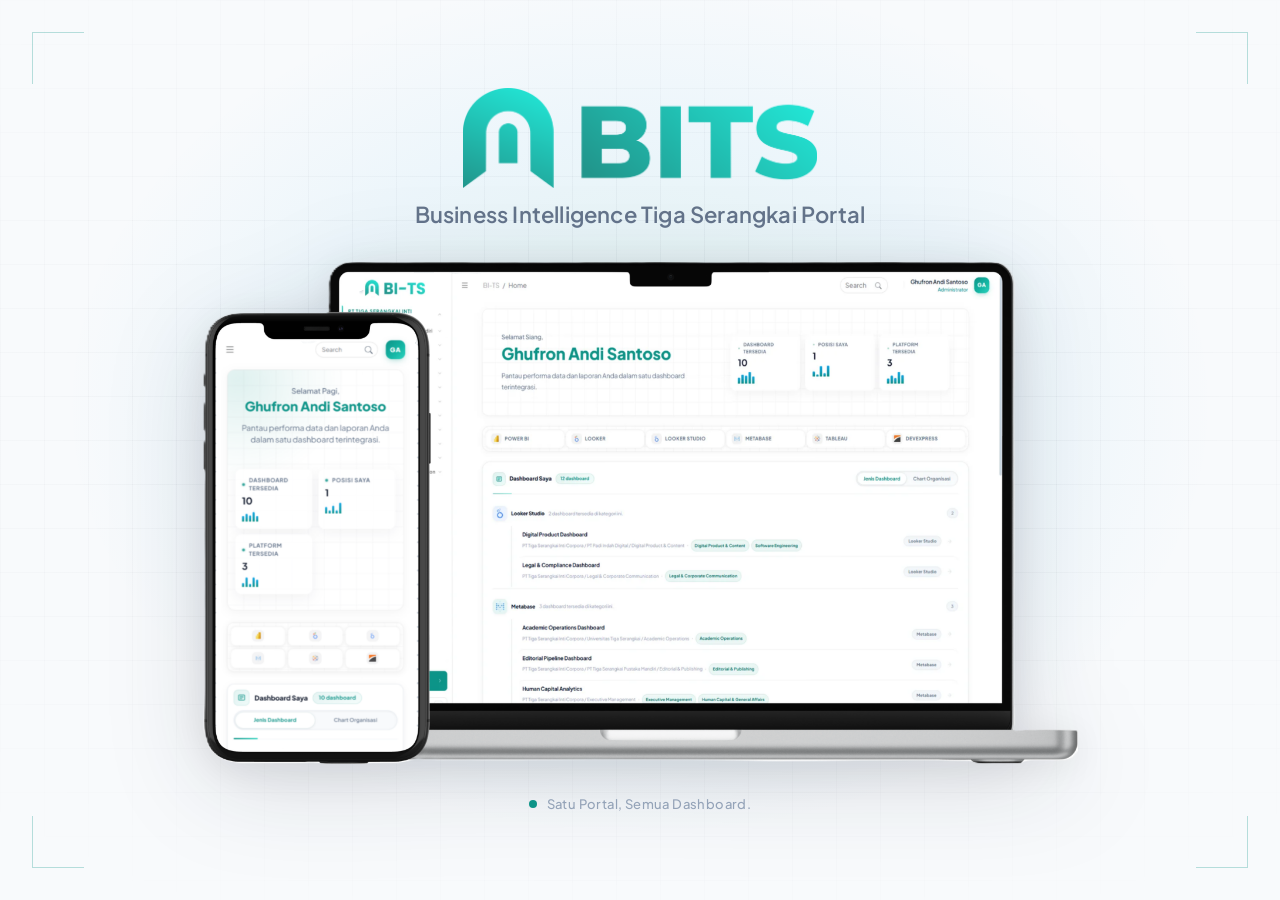
<file: index.html>
<!DOCTYPE html>
<html lang="id">

<head>
  <meta charset="UTF-8">
  <meta name="viewport" content="width=device-width, initial-scale=1.0, maximum-scale=1.0">
  <title>BITS — Business Intelligence Tiga Serangkai</title>
  <meta name="description"
    content="Portal presentasi BITS — Business Intelligence Tiga Serangkai. Satu portal, semua dashboard.">
  <link rel="stylesheet" href="src/styles/global.css">
</head>

<body>

  <!-- WAITING SCREEN -->
  <div class="waiting-screen" id="waiting-screen">
    <!-- Background layers -->
    <div class="waiting-grid"></div>
    <div class="waiting-glow"></div>

    <!-- Corner accents -->
    <div class="waiting-corner tl"></div>
    <div class="waiting-corner tr"></div>
    <div class="waiting-corner bl"></div>
    <div class="waiting-corner br"></div>

    <!-- Floating particles -->
    <div class="waiting-particles" id="waitingParticles">
      <span class="wp wp-1"></span>
      <span class="wp wp-2"></span>
      <span class="wp wp-3"></span>
      <span class="wp wp-4"></span>
      <span class="wp wp-5"></span>
      <span class="wp wp-6"></span>
    </div>

    <!-- Main content -->
    <div class="waiting-content" id="waitingContent">
      <img src="assets/brand/bitshorizontal.png" alt="BITS" class="waiting-logo" />

      <p class="waiting-tagline">Business Intelligence Tiga Serangkai Portal</p>

      <!-- Mockup image -->
      <div class="waiting-mockup-wrap" id="waitingMockup">
        <img src="assets/images/MockupHome.png" alt="BITS Dashboard Mockup" class="waiting-mockup-img" />
      </div>

      <div class="waiting-hint">
        <span class="waiting-hint-dot"></span>
        <span>Satu Portal, Semua Dashboard.</span>
      </div>
    </div>
  </div>

  <!-- SPLASH -->
  <div class="splash-overlay uninitialized" id="splash">
    <div class="splash-brand">
      <div class="splash-icon">
        <img src="assets/brand/Logo.png" alt="" />
      </div>
      <div class="splash-sep"></div>
      <div class="splash-wordmark">
        <img src="assets/brand/bits.png" alt="BITS" />
      </div>
    </div>
    <div class="splash-dots">
      <span></span><span></span><span></span>
    </div>
  </div>

  <!-- ═══════════ MOUNT POINTS FOR COMPONENTS ═══════════ -->
  <!-- Header (app bar + branding + counter + fullscreen) -->
  <div id="headerMount"></div>

  <!-- Progress bar -->
  <div id="progressMount"></div>

  <!-- GLOBAL GLOW -->
  <div class="grid-bg"></div>
  <div class="global-glow"></div>

  <!-- DECK — slides are injected here by app.js -->
  <div class="deck" id="deck"></div>

  <!-- App entry point (ES module) -->
  <script type="module" src="src/app.js"></script>
</body>

</html>iv>
<div class="splash-dots">
  <span></span><span></span><span></span>
</div>
</div>

<!-- ═══════════ MOUNT POINTS FOR COMPONENTS ═══════════ -->
<!-- Header (app bar + branding + counter + fullscreen) -->
<div id="headerMount"></div>

<!-- Progress bar -->
<div id="progressMount"></div>

<!-- GLOBAL GLOW -->
<div class="grid-bg"></div>
<div class="global-glow"></div>

<!-- DECK — slides are injected here by app.js -->
<div class="deck" id="deck"></div>

<!-- App entry point (ES module) -->
<script type="module" src="src/app.js"></script>
</body>

</html>
</file>
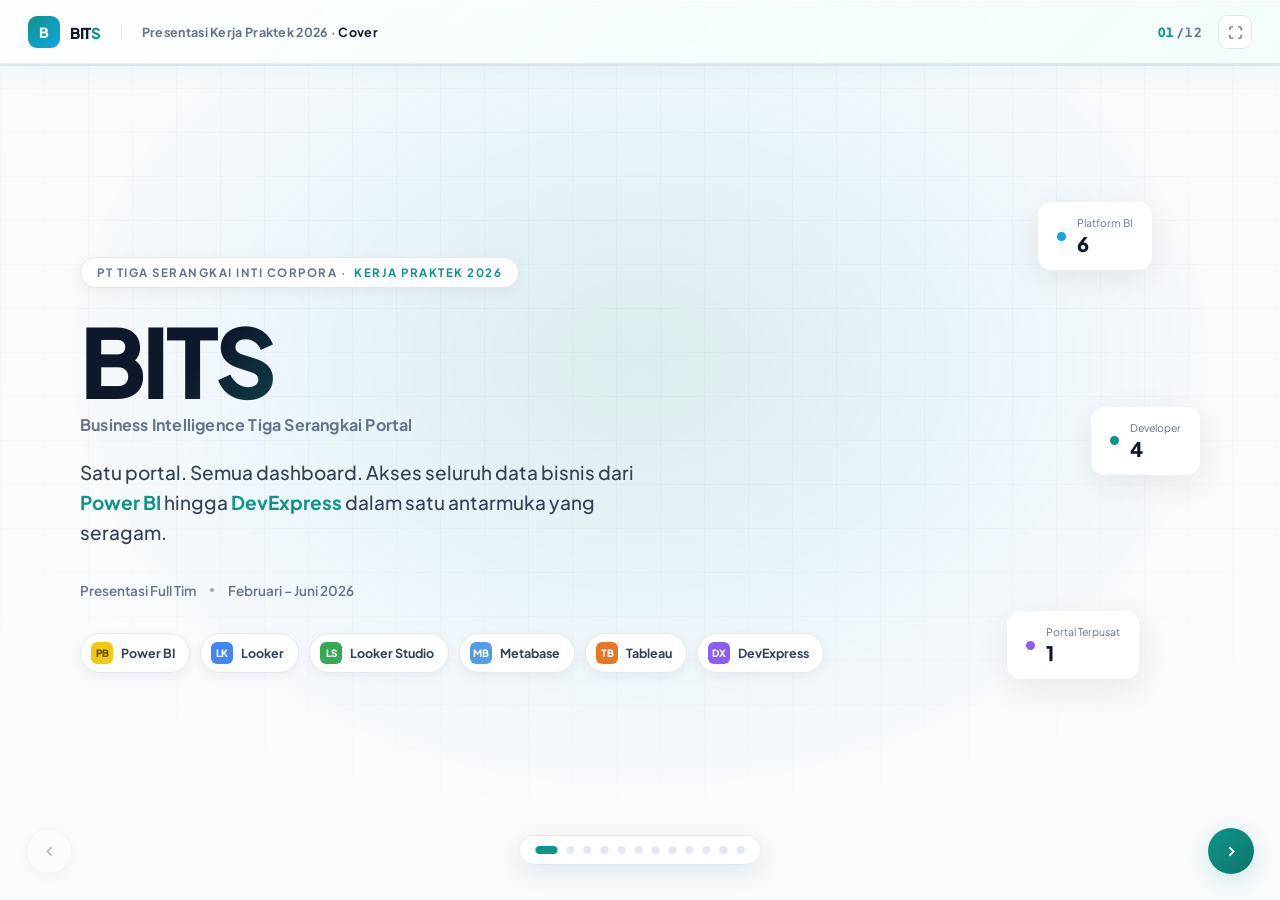
<file: Presentasi.html>
<!DOCTYPE html>
<html lang="id">
<head>
<meta charset="UTF-8">
<meta name="viewport" content="width=device-width, initial-scale=1.0, maximum-scale=1.0">
<title>BITS — Business Intelligence Tiga Serangkai</title>
<style>
@import url('https://fonts.googleapis.com/css2?family=Plus+Jakarta+Sans:ital,wght@0,400;0,500;0,600;0,700;0,800;1,400&display=swap');

:root{
  --primary-color:#0d9488;
  --primary-dark:#0f766e;
  --primary-shadow:rgba(13,148,136,.3);
  --primary-dim:rgba(13,148,136,.18);
  --primary-glow:rgba(13,148,136,.12);
  --bg-app:#f8fafc;
  --bg-card:#ffffff;
  --accent-primary:#0ea5e9;
  --accent-secondary:#0d9488;
  --accent-purple:#8b5cf6;
  --accent-silver:#64748b;
  --border-color:#e2e8f0;
  --error:#ef4444;
  --text-primary:#0f172a;
  --text-secondary:#334155;
  --text-muted:#64748b;
  --text-tertiary:#94a3b8;
  --text-on-primary:#ffffff;
  --ease-out-expo:cubic-bezier(.16,1,.3,1);
  --ease-spring:cubic-bezier(.34,1.56,.64,1);
  --glow-x:50%;
  --glow-y:40%;
}

*{box-sizing:border-box;margin:0;padding:0;}
html,body{height:100%;}
body{
  font-family:'Plus Jakarta Sans',sans-serif;
  background:var(--bg-app);
  color:var(--text-primary);
  overflow:hidden;
  -webkit-font-smoothing:antialiased;
}
::selection{background:var(--primary-dim);color:var(--primary-dark);}

/* ============ SPLASH ============ */
.splash{
  position:fixed;inset:0;z-index:999;
  background:var(--bg-app);
  display:flex;flex-direction:column;align-items:center;justify-content:center;gap:22px;
  transition:opacity .6s var(--ease-out-expo), visibility .6s;
}
.splash.hide{opacity:0;visibility:hidden;pointer-events:none;}
.splash-mark{
  display:flex;align-items:center;gap:14px;
}
.splash-logo{
  width:56px;height:56px;border-radius:16px;
  background:linear-gradient(135deg,var(--primary-color),var(--accent-primary));
  display:flex;align-items:center;justify-content:center;
  color:#fff;font-weight:800;font-size:22px;letter-spacing:-.5px;
  box-shadow:0 10px 30px -6px var(--primary-shadow);
  animation:pop .7s var(--ease-spring);
}
.splash-word{font-size:30px;font-weight:800;letter-spacing:-.5px;color:var(--text-primary);}
.splash-word span{color:var(--primary-color);}
.splash-dots{display:flex;gap:6px;}
.splash-dots span{width:6px;height:6px;border-radius:50%;background:var(--primary-color);opacity:.3;animation:blink 1.2s infinite;}
.splash-dots span:nth-child(2){animation-delay:.15s;}
.splash-dots span:nth-child(3){animation-delay:.3s;}
@keyframes blink{0%,100%{opacity:.25;transform:scale(1);}50%{opacity:1;transform:scale(1.2);}}
@keyframes pop{0%{transform:scale(.6) rotate(-8deg);opacity:0;}100%{transform:scale(1) rotate(0);opacity:1;}}

/* ============ HEADER ============ */
.app-header{
  position:fixed;top:0;left:0;right:0;z-index:200;height:64px;
}
.app-header__backdrop{
  position:absolute;inset:0;
  background:linear-gradient(135deg,rgba(255,255,255,.82) 0%,rgba(240,253,250,.78) 100%);
  backdrop-filter:blur(20px) saturate(1.5);
  -webkit-backdrop-filter:blur(20px) saturate(1.5);
  border-bottom:1px solid rgba(13,148,136,.12);
  box-shadow:0 1px 0 rgba(255,255,255,.9) inset, 0 8px 32px -8px rgba(13,148,136,.08);
}
.app-header__inner{
  position:relative;z-index:1;height:100%;display:flex;align-items:center;
  padding:0 28px;gap:20px;
}
.brandmark{display:flex;align-items:center;gap:10px;flex-shrink:0;}
.brandmark-icon{
  width:32px;height:32px;border-radius:9px;
  background:linear-gradient(135deg,var(--primary-color),var(--accent-primary));
  display:flex;align-items:center;justify-content:center;color:#fff;font-weight:800;font-size:14px;
}
.brandmark-word{font-weight:800;font-size:15px;letter-spacing:-.3px;color:var(--text-primary);}
.brandmark-word span{color:var(--primary-color);}
.header-title{
  font-size:12.5px;font-weight:700;color:var(--text-muted);
  letter-spacing:.3px;
  padding-left:20px;border-left:1px solid var(--border-color);
  white-space:nowrap;overflow:hidden;text-overflow:ellipsis;
}
.header-title b{color:var(--text-primary);font-weight:700;}
.header-right{margin-left:auto;display:flex;align-items:center;gap:16px;flex-shrink:0;}
.header-counter{font-size:12.5px;font-weight:700;color:var(--text-muted);font-variant-numeric:tabular-nums;letter-spacing:.3px;}
.header-counter b{color:var(--primary-color);font-weight:800;}
.header-fs-btn{
  width:34px;height:34px;border-radius:9px;border:1px solid var(--border-color);background:#fff;
  display:flex;align-items:center;justify-content:center;cursor:pointer;color:var(--text-muted);
  transition:all .2s ease;
}
.header-fs-btn:hover{border-color:var(--primary-color);color:var(--primary-color);}

/* progress bar */
.progress-track{position:fixed;top:64px;left:0;right:0;height:2px;background:var(--border-color);z-index:199;}
.progress-fill{height:100%;width:0%;background:linear-gradient(90deg,var(--primary-color),var(--accent-primary));transition:width .5s var(--ease-out-expo);}

/* ============ DOTS NAV ============ */
.dots-nav{
  position:fixed;left:50%;bottom:35px;transform:translateX(-50%);z-index:190;
  display:flex;flex-direction:row;align-items:center;gap:9px;
  padding:10px 16px;border-radius:999px;
  background:rgba(255,255,255,.85);border:1px solid var(--border-color);
  backdrop-filter:blur(14px) saturate(1.4);-webkit-backdrop-filter:blur(14px) saturate(1.4);
  box-shadow:0 8px 24px rgba(15,23,42,.08);
}
.dot{
  width:8px;height:8px;border-radius:50%;background:var(--border-color);cursor:pointer;
  transition:all .3s var(--ease-spring);position:relative;flex-shrink:0;
}
.dot:hover{background:var(--accent-silver);}
.dot.active{background:var(--primary-color);width:22px;border-radius:5px;}
.dot::after{
  content:attr(data-label);position:absolute;bottom:22px;left:50%;transform:translateX(-50%);
  background:var(--text-primary);color:#fff;font-size:11px;font-weight:600;padding:5px 10px;border-radius:7px;
  white-space:nowrap;opacity:0;pointer-events:none;transition:opacity .2s ease;
}
.dot:hover::after{opacity:1;}

@media (max-width:900px){ .dots-nav{display:none;} }

/* ============ ARROWS ============ */
.nav-arrow{
  position:fixed;bottom:26px;z-index:190;
  width:46px;height:46px;border-radius:50%;background:#fff;border:1px solid var(--border-color);
  box-shadow:0 4px 16px rgba(0,0,0,.08);
  display:flex;align-items:center;justify-content:center;cursor:pointer;color:var(--text-secondary);
  transition:all .2s var(--ease-out-expo);
}
.nav-arrow:hover{border-color:var(--primary-color);color:var(--primary-color);transform:translateY(-2px);box-shadow:0 8px 22px rgba(13,148,136,.18);}
.nav-arrow.disabled{opacity:.3;pointer-events:none;}
.nav-arrow--prev{left:26px;}
.nav-arrow--next{right:26px;}
.nav-arrow--next{background:linear-gradient(135deg,var(--primary-color),var(--primary-dark));color:#fff;border:none;box-shadow:0 6px 20px var(--primary-dim);}
.nav-arrow--next:hover{color:#fff;box-shadow:0 8px 24px var(--primary-dim);}

/* ============ DECK ============ */
.deck{position:fixed;top:64px;left:0;right:0;bottom:0;overflow:hidden;}
.slide{
  position:absolute;inset:0;
  display:flex;align-items:center;justify-content:center;
  padding:36px 80px 70px;
  opacity:0;
  transform:translateX(40px) scale(.98);
  transition:opacity .55s var(--ease-out-expo), transform .55s var(--ease-out-expo);
  pointer-events:none;
  overflow-y:auto;
}
.slide.active{opacity:1;transform:translateX(0) scale(1);pointer-events:auto;}
.slide.prev{transform:translateX(-40px) scale(.98);}
@media (max-width:900px){ .slide{padding:24px 20px 90px;} }

.slide-inner{width:100%;max-width:1120px;margin:auto;}

.eyebrow{
  display:inline-flex;align-items:center;gap:8px;margin-bottom:14px;
  font-size:11.5px;font-weight:800;letter-spacing:2.5px;text-transform:uppercase;color:var(--primary-color);
}
.eyebrow::before{content:'';width:22px;height:2px;background:var(--primary-color);border-radius:999px;}

h1.slide-title{font-size:40px;font-weight:800;letter-spacing:-1px;line-height:1.12;color:var(--text-primary);margin-bottom:14px;}
h1.slide-title span{color:var(--primary-color);}
.slide-lead{font-size:15.5px;color:var(--text-muted);line-height:1.65;max-width:720px;margin-bottom:30px;}
@media (max-width:900px){ h1.slide-title{font-size:28px;} }

/* grid overlay bg — layer global, tampil di semua slide */
.grid-bg{position:fixed;inset:0;z-index:0;pointer-events:none;
  background-image:linear-gradient(rgba(0,0,0,.025) 1px,transparent 1px),linear-gradient(90deg,rgba(0,0,0,.025) 1px,transparent 1px);
  background-size:44px 44px;
  mask-image:radial-gradient(ellipse 80% 70% at 50% 30%,#000 40%,transparent 100%);
  -webkit-mask-image:radial-gradient(ellipse 80% 70% at 50% 30%,#000 40%,transparent 100%);
}

/* ============ GENERIC CARD ============ */
.card{
  background:#fff;border:1px solid var(--border-color);border-radius:18px;padding:22px;
  box-shadow:0 10px 30px rgba(15,23,42,.05);
  transition:box-shadow .28s ease, transform .28s ease, border-color .2s ease;
}
.card:hover{box-shadow:0 16px 40px rgba(15,23,42,.09);transform:translateY(-3px);border-color:rgba(13,148,136,.25);}

.grid-2{display:grid;grid-template-columns:1fr 1fr;gap:16px;}
.grid-3{display:grid;grid-template-columns:repeat(3,1fr);gap:16px;}
.grid-4{display:grid;grid-template-columns:repeat(4,1fr);gap:14px;}
@media (max-width:900px){ .grid-2,.grid-3,.grid-4{grid-template-columns:1fr;} }

.badge{
  display:inline-flex;align-items:center;gap:6px;padding:5px 12px;border-radius:999px;
  font-size:11px;font-weight:700;letter-spacing:.3px;background:var(--primary-glow);color:var(--primary-dark);
}
.dot-sw{width:7px;height:7px;border-radius:50%;flex-shrink:0;}

/* =============== SLIDE 1 : COVER =============== */
.cover{position:relative;height:100%;width:100%;display:flex;align-items:center;}
.global-glow{
  position:fixed;inset:0;z-index:0;pointer-events:none;
  background:radial-gradient(ellipse 800px 600px at var(--glow-x) var(--glow-y),rgba(13,148,136,.12) 0%,rgba(14,165,233,.05) 45%,transparent 72%);
}
.cover-content{max-width:820px;position:relative;z-index:2;}
.cover-badge{
  display:inline-flex;align-items:center;gap:8px;padding:7px 16px;border-radius:999px;
  background:#fff;border:1px solid var(--border-color);box-shadow:0 4px 16px rgba(0,0,0,.05);
  font-size:11.5px;font-weight:700;letter-spacing:1.5px;text-transform:uppercase;color:var(--text-muted);margin-bottom:26px;
}
.cover-badge b{color:var(--primary-color);}
.cover-title{
  font-size:96px;font-weight:800;letter-spacing:-4px;line-height:.95;
  background:linear-gradient(135deg,var(--text-primary) 20%,var(--primary-color) 65%,var(--accent-primary) 100%);
  -webkit-background-clip:text;background-clip:text;-webkit-text-fill-color:transparent;
  margin-bottom:8px;
}
.cover-full{font-size:16px;font-weight:700;color:var(--text-muted);letter-spacing:.2px;margin-bottom:22px;}
.cover-quote{
  font-size:19px;line-height:1.6;color:var(--text-secondary);font-weight:500;max-width:600px;margin-bottom:34px;
}
.cover-quote i{color:var(--primary-color);font-style:normal;font-weight:700;}
.cover-meta{display:flex;align-items:center;gap:14px;font-size:13.5px;color:var(--text-muted);font-weight:600;margin-bottom:34px;}
.cover-meta .sep{width:4px;height:4px;border-radius:50%;background:var(--text-tertiary);}
.platform-row{display:flex;flex-wrap:wrap;gap:10px;}
.platform-chip{
  display:flex;align-items:center;gap:8px;padding:8px 14px 8px 10px;border-radius:20px;
  background:#fff;border:1px solid var(--border-color);box-shadow:0 4px 12px rgba(0,0,0,.05);
  font-size:12.5px;font-weight:700;color:var(--text-secondary);
}
.plat-ic{width:22px;height:22px;border-radius:6px;display:flex;align-items:center;justify-content:center;color:#fff;font-size:10px;font-weight:800;flex-shrink:0;}

.cover-floats{position:absolute;right:0;top:0;bottom:0;width:340px;z-index:1;display:none;}
@media (min-width:1180px){ .cover-floats{display:block;} }
.fcard{
  position:absolute;background:rgba(255,255,255,.95);border:1px solid rgba(255,255,255,.9);
  box-shadow:0 8px 32px rgba(0,0,0,.08);border-radius:14px;padding:13px 18px;
  display:flex;align-items:center;gap:11px;animation:floatY 4.2s ease-in-out infinite;
}
.fcard-dot{width:9px;height:9px;border-radius:50%;flex-shrink:0;}
.fcard-label{font-size:10.5px;color:var(--text-muted);margin-bottom:2px;}
.fcard-value{font-size:20px;font-weight:800;color:var(--text-primary);}
@keyframes floatY{0%,100%{transform:translateY(0);}50%{transform:translateY(-10px);}}
.fc1{top:14%;right:14%;animation-delay:0s;}
.fc2{top:42%;right:0%;animation-delay:1.1s;}
.fc3{top:70%;right:18%;animation-delay:.55s;}

/* =============== SLIDE 2: TIM KAMI =============== */
.team-head{text-align:center;max-width:680px;margin:0 auto 34px;}
.team-eyebrow{
  font-size:11.5px;font-weight:800;letter-spacing:2.5px;text-transform:uppercase;color:var(--primary-color);
  margin-bottom:12px;
}
.team-head h1.slide-title{text-align:center;margin-bottom:16px;}
.team-divider{width:56px;height:2px;background:var(--border-color);margin:0 auto;border-radius:99px;}

.team-grid{display:grid;grid-template-columns:repeat(4,1fr);gap:18px;}
@media (max-width:1100px){ .team-grid{grid-template-columns:repeat(2,1fr);} }
@media (max-width:640px){ .team-grid{grid-template-columns:1fr;} }

.team-card{padding:0;overflow:hidden;display:flex;flex-direction:column;}
.team-photo{
  position:relative;aspect-ratio:4/4.3;display:flex;align-items:center;justify-content:center;
  overflow:hidden;
}
.team-photo-initial{
  font-size:64px;font-weight:800;color:rgba(255,255,255,.92);letter-spacing:-1px;
  text-shadow:0 4px 20px rgba(0,0,0,.12);
}
.team-photo::after{
  content:'';position:absolute;inset:0;
  background:linear-gradient(180deg,rgba(255,255,255,0) 55%,rgba(0,0,0,.14) 100%);
}
.team-body{padding:16px 18px 14px;}
.team-name{font-size:15px;font-weight:800;color:var(--text-primary);margin-bottom:6px;}
.team-meta{font-size:11.5px;color:var(--text-muted);line-height:1.6;}
.team-meta b{color:var(--text-secondary);font-weight:700;}
.team-footer{
  display:flex;align-items:center;gap:8px;padding:12px 18px;border-top:1px solid var(--border-color);
}
.team-role-ic{
  width:22px;height:22px;border-radius:7px;display:flex;align-items:center;justify-content:center;flex-shrink:0;color:#fff;
}
/* =============== SLIDE 3: PROBLEM CARDS =============== */

.problem-card{display:flex;gap:16px;align-items:flex-start;}
.problem-num{
  width:38px;height:38px;border-radius:11px;background:var(--primary-glow);color:var(--primary-dark);
  display:flex;align-items:center;justify-content:center;font-weight:800;font-size:14px;flex-shrink:0;
}
.problem-title{font-size:14.5px;font-weight:700;color:var(--text-primary);margin-bottom:6px;line-height:1.4;}
.problem-impact{font-size:13px;color:var(--text-muted);line-height:1.55;}
.problem-impact b{color:var(--error);font-weight:700;}
.closing-line{
  margin-top:24px;padding:16px 20px;border-radius:14px;background:rgba(239,68,68,.05);
  border:1px solid rgba(239,68,68,.15);font-size:13.5px;color:var(--text-secondary);line-height:1.6;
}
.closing-line b{color:var(--error);}

/* =============== SLIDE 3: SOLUSI =============== */
.sol-card{position:relative;overflow:hidden;}
.sol-num{
  position:absolute;top:-8px;right:2px;font-size:56px;font-weight:800;color:var(--primary-glow);line-height:1;
  font-family:'Plus Jakarta Sans',sans-serif;
}
.sol-icon{
  width:44px;height:44px;border-radius:12px;display:flex;align-items:center;justify-content:center;margin-bottom:14px;
  color:#fff;
}
.sol-title{font-size:15.5px;font-weight:800;color:var(--text-primary);margin-bottom:8px;}
.sol-desc{font-size:13px;color:var(--text-muted);line-height:1.6;}

/* =============== SLIDE 4: ARSITEKTUR =============== */
.arch-wrap{display:flex;flex-direction:column;align-items:center;gap:0;}
.arch-row{display:flex;gap:22px;align-items:stretch;justify-content:center;flex-wrap:wrap;}
.arch-box{
  width:200px;background:#fff;border:1.5px solid var(--border-color);border-radius:16px;padding:18px 16px;
  text-align:center;box-shadow:0 8px 24px rgba(15,23,42,.05);position:relative;
}
.arch-box.strong{border-color:var(--primary-color);box-shadow:0 10px 30px var(--primary-dim);}
.arch-ic{width:38px;height:38px;border-radius:10px;margin:0 auto 10px;display:flex;align-items:center;justify-content:center;color:#fff;font-weight:800;font-size:14px;}
.arch-name{font-size:13.5px;font-weight:800;color:var(--text-primary);margin-bottom:3px;}
.arch-desc{font-size:11px;color:var(--text-muted);line-height:1.4;}
.arch-connector{width:2px;height:34px;background:repeating-linear-gradient(180deg,var(--primary-color) 0 6px,transparent 6px 12px);margin:0 auto;}
.arch-connector-h{height:2px;flex:1;align-self:center;background:repeating-linear-gradient(90deg,var(--border-color) 0 6px,transparent 6px 12px);}
.arch-onprem{
  margin-top:26px;display:inline-flex;align-items:center;gap:8px;padding:8px 16px;border-radius:999px;
  background:var(--primary-glow);color:var(--primary-dark);font-size:12px;font-weight:700;
}

/* =============== SLIDE 5: TECH STACK =============== */
.stack-col-title{font-size:12px;font-weight:800;letter-spacing:1.5px;text-transform:uppercase;color:var(--text-muted);margin-bottom:12px;padding-bottom:10px;border-bottom:1px solid var(--border-color);}
.stack-item{padding:12px 0;border-bottom:1px dashed var(--border-color);}
.stack-item:last-child{border-bottom:none;}
.stack-name-row{display:flex;align-items:baseline;justify-content:space-between;gap:8px;margin-bottom:4px;}
.stack-name{font-size:13.5px;font-weight:700;color:var(--text-primary);}
.stack-ver{font-size:10.5px;font-weight:700;color:var(--accent-primary);background:rgba(14,165,233,.08);padding:2px 7px;border-radius:6px;white-space:nowrap;}
.stack-reason{font-size:12px;color:var(--text-muted);line-height:1.5;}

/* =============== SLIDE 6/7 FEATURE GRID =============== */
.feat-card{}
.feat-num{
  display:inline-flex;align-items:center;justify-content:center;width:26px;height:26px;border-radius:8px;
  background:var(--primary-color);color:#fff;font-size:11.5px;font-weight:800;margin-bottom:12px;
}
.feat-title{font-size:14px;font-weight:800;color:var(--text-primary);margin-bottom:8px;}
.feat-list{list-style:none;}
.feat-list li{font-size:12.5px;color:var(--text-muted);line-height:1.65;padding-left:14px;position:relative;}
.feat-list li::before{content:'';position:absolute;left:0;top:9px;width:5px;height:5px;border-radius:50%;background:var(--accent-primary);}

/* table */
.tbl{width:100%;border-collapse:collapse;font-size:12.5px;}
.tbl th{
  text-align:left;padding:10px 14px;background:#f8fafc;color:var(--text-muted);
  font-size:10.5px;font-weight:800;letter-spacing:.8px;text-transform:uppercase;border-bottom:1px solid var(--border-color);
}
.tbl td{padding:11px 14px;border-bottom:1px solid var(--border-color);color:var(--text-secondary);}
.tbl tr:last-child td{border-bottom:none;}
.tbl td b{color:var(--text-primary);font-weight:700;}

/* =============== SLIDE 8: TIMELINE =============== */
.team-strip{display:flex;flex-wrap:wrap;gap:10px;margin-bottom:28px;}
.team-pill{display:flex;align-items:center;gap:8px;padding:7px 14px 7px 7px;border-radius:999px;background:#fff;border:1px solid var(--border-color);box-shadow:0 4px 12px rgba(0,0,0,.05);}
.team-avatar{width:26px;height:26px;border-radius:50%;display:flex;align-items:center;justify-content:center;color:#fff;font-size:10.5px;font-weight:800;}
.team-pill-text{font-size:12px;font-weight:700;color:var(--text-primary);}
.team-pill-role{font-size:10.5px;color:var(--text-muted);}

.timeline{position:relative;padding-left:26px;}
.timeline::before{content:'';position:absolute;left:6px;top:6px;bottom:6px;width:2px;background:var(--border-color);}
.tl-item{position:relative;padding-bottom:26px;}
.tl-item:last-child{padding-bottom:0;}
.tl-dot{position:absolute;left:-26px;top:2px;width:14px;height:14px;border-radius:50%;background:#fff;border:3px solid var(--primary-color);box-shadow:0 0 0 4px var(--primary-glow);}
.tl-phase{font-size:11px;font-weight:800;letter-spacing:1.2px;text-transform:uppercase;color:var(--primary-color);margin-bottom:3px;}
.tl-month{font-size:11.5px;font-weight:700;color:var(--text-tertiary);margin-bottom:6px;}
.tl-desc{font-size:13px;color:var(--text-secondary);line-height:1.6;max-width:640px;}

/* =============== SLIDE 9: METRIK =============== */
.metric-row{display:grid;grid-template-columns:1.3fr 1fr 1fr;gap:0;align-items:center;padding:15px 0;border-bottom:1px solid var(--border-color);}
.metric-row:first-child{padding-top:0;}
.metric-row.head{padding-bottom:10px;}
.metric-row.head span{font-size:10.5px;font-weight:800;letter-spacing:1px;text-transform:uppercase;color:var(--text-tertiary);}
.metric-label{font-size:13.5px;font-weight:700;color:var(--text-primary);}
.metric-before{font-size:12.5px;color:var(--text-muted);}
.metric-after{font-size:12.5px;font-weight:700;color:var(--primary-dark);display:flex;align-items:center;gap:6px;}
.metric-after::before{content:'✓';display:inline-flex;width:16px;height:16px;border-radius:50%;background:var(--primary-color);color:#fff;font-size:9px;align-items:center;justify-content:center;flex-shrink:0;}
@media (max-width:900px){ .metric-row{grid-template-columns:1fr;gap:4px;} }

/* =============== SLIDE 10: KESIMPULAN =============== */
.check-card{display:flex;gap:14px;}
.check-ic{width:34px;height:34px;border-radius:10px;background:var(--primary-color);color:#fff;display:flex;align-items:center;justify-content:center;flex-shrink:0;font-weight:800;}
.check-title{font-size:13.5px;font-weight:800;color:var(--text-primary);margin-bottom:5px;}
.check-desc{font-size:12.5px;color:var(--text-muted);line-height:1.6;}
.quote-block{
  margin-top:26px;padding:24px 28px;border-radius:18px;
  background:linear-gradient(135deg,var(--primary-color),var(--primary-dark));
  color:#fff;font-size:16px;line-height:1.65;font-weight:600;position:relative;
  box-shadow:0 16px 40px var(--primary-dim);
}
.quote-block::before{content:'"';position:absolute;top:6px;left:20px;font-size:60px;font-weight:800;opacity:.2;font-family:Georgia,serif;}

/* =============== SLIDE 11: PENUTUP =============== */
.thanks-title{font-size:64px;font-weight:800;letter-spacing:-2px;margin-bottom:36px;
  background:linear-gradient(135deg,var(--text-primary),var(--primary-color));-webkit-background-clip:text;background-clip:text;-webkit-text-fill-color:transparent;}
.dev-card{display:flex;align-items:center;gap:14px;}
.dev-avatar{width:46px;height:46px;border-radius:50%;display:flex;align-items:center;justify-content:center;color:#fff;font-weight:800;font-size:16px;flex-shrink:0;}
.dev-name{font-size:14px;font-weight:800;color:var(--text-primary);}
.dev-role{font-size:11.5px;color:var(--text-muted);}
.mentor-block{margin-top:8px;}
.mentor-group-title{font-size:11px;font-weight:800;letter-spacing:1.2px;text-transform:uppercase;color:var(--text-tertiary);margin:18px 0 10px;}
.mentor-group-title:first-child{margin-top:0;}
.mentor-item{font-size:13px;color:var(--text-secondary);line-height:1.7;padding-left:14px;position:relative;}
.mentor-item::before{content:'';position:absolute;left:0;top:9px;width:5px;height:5px;border-radius:50%;background:var(--accent-primary);}
.mentor-item b{color:var(--text-primary);}

/* section label small (reused) */
.mini-label{font-size:10.5px;font-weight:800;letter-spacing:1px;text-transform:uppercase;color:var(--text-tertiary);margin-bottom:10px;}

/* scrollbar tidy */
.slide::-webkit-scrollbar{width:6px;}
.slide::-webkit-scrollbar-thumb{background:var(--border-color);border-radius:99px;}

@media (max-width:900px){
  .cover-title{font-size:56px;}
  .thanks-title{font-size:38px;}
  .arch-row{gap:14px;}
  .arch-box{width:150px;padding:14px 10px;}
}
</style>
</head>
<body>

<!-- SPLASH -->
<div class="splash" id="splash">
  <div class="splash-mark">
    <div class="splash-logo">B</div>
    <div class="splash-word">BIT<span>S</span></div>
  </div>
  <div class="splash-dots"><span></span><span></span><span></span></div>
</div>

<!-- HEADER -->
<header class="app-header">
  <div class="app-header__backdrop"></div>
  <div class="app-header__inner">
    <div class="brandmark">
      <div class="brandmark-icon">B</div>
      <div class="brandmark-word">BIT<span>S</span></div>
    </div>
    <div class="header-title">Presentasi Kerja Praktek 2026 · <b id="slideTitleTxt">Cover</b></div>
    <div class="header-right">
      <div class="header-counter"><b id="curNum">01</b>&nbsp;/&nbsp;<span id="totNum">11</span></div>
      <button class="header-fs-btn" id="fsBtn" title="Fullscreen">
        <svg width="15" height="15" viewBox="0 0 24 24" fill="none" stroke="currentColor" stroke-width="2.3"><path d="M8 3H5a2 2 0 0 0-2 2v3"/><path d="M21 8V5a2 2 0 0 0-2-2h-3"/><path d="M3 16v3a2 2 0 0 0 2 2h3"/><path d="M16 21h3a2 2 0 0 0 2-2v-3"/></svg>
      </button>
    </div>
  </div>
</header>
<div class="progress-track"><div class="progress-fill" id="progressFill"></div></div>

<!-- DOTS NAV -->
<div class="dots-nav" id="dotsNav"></div>

<!-- ARROWS -->
<div class="nav-arrow nav-arrow--prev" id="prevBtn">
  <svg width="17" height="17" viewBox="0 0 24 24" fill="none" stroke="currentColor" stroke-width="2.5"><polyline points="15 18 9 12 15 6"/></svg>
</div>
<div class="nav-arrow nav-arrow--next" id="nextBtn">
  <svg width="17" height="17" viewBox="0 0 24 24" fill="none" stroke="currentColor" stroke-width="2.5"><polyline points="9 18 15 12 9 6"/></svg>
</div>

<!-- GLOBAL GLOW -->
<div class="grid-bg"></div>
<div class="global-glow"></div>

<!-- DECK -->
<div class="deck" id="deck">

  <!-- SLIDE 1 — COVER -->
  <section class="slide" data-title="Cover">
    <div class="cover">
      <div class="cover-content">
        <div class="cover-badge">PT Tiga Serangkai Inti Corpora · <b>Kerja Praktek 2026</b></div>
        <div class="cover-title">BITS</div>
        <div class="cover-full">Business Intelligence Tiga Serangkai Portal</div>
        <p class="cover-quote">Satu portal. Semua dashboard. Akses seluruh data bisnis dari <i>Power BI</i> hingga <i>DevExpress</i> dalam satu antarmuka yang seragam.</p>
        <div class="cover-meta"><span>Presentasi Full Tim</span><span class="sep"></span><span>Februari – Juni 2026</span></div>
        <div class="platform-row">
          <div class="platform-chip"><div class="plat-ic" style="background:#f2c811;color:#5c4a00;">PB</div>Power BI</div>
          <div class="platform-chip"><div class="plat-ic" style="background:#4285f4;">LK</div>Looker</div>
          <div class="platform-chip"><div class="plat-ic" style="background:#34a853;">LS</div>Looker Studio</div>
          <div class="platform-chip"><div class="plat-ic" style="background:#509ee3;">MB</div>Metabase</div>
          <div class="platform-chip"><div class="plat-ic" style="background:#e97627;">TB</div>Tableau</div>
          <div class="platform-chip"><div class="plat-ic" style="background:#8b5cf6;">DX</div>DevExpress</div>
        </div>
      </div>
      <div class="cover-floats">
        <div class="fcard fc1"><div class="fcard-dot" style="background:var(--accent-primary)"></div><div><div class="fcard-label">Platform BI</div><div class="fcard-value">6</div></div></div>
        <div class="fcard fc2"><div class="fcard-dot" style="background:var(--accent-secondary)"></div><div><div class="fcard-label">Developer</div><div class="fcard-value">4</div></div></div>
        <div class="fcard fc3"><div class="fcard-dot" style="background:#8b5cf6"></div><div><div class="fcard-label">Portal Terpusat</div><div class="fcard-value">1</div></div></div>
      </div>
    </div>
  </section>

  <!-- SLIDE 2 — TIM KAMI -->
  <section class="slide" data-title="Tim Kami">
    <div class="slide-inner">
      <div class="team-head">
        <div class="team-eyebrow">Tim Kami</div>
        <h1 class="slide-title">Empat orang di balik <span>BITS</span>, membangun portal BI yang cepat, rapi, dan personal.</h1>
        <div class="team-divider"></div>
      </div>
      <div class="team-grid">
        <div class="card team-card">
          <div class="team-photo" style="background:linear-gradient(160deg,#0d9488,#0f766e);">
            <span class="team-photo-initial">AC</span>
          </div>
          <div class="team-body">
            <div class="team-name">Adam Candra Kirana Wardana</div>
            <div class="team-meta"><b>Tiga Serangkai University</b><br>NIM 23430018</div>
          </div>
          <div class="team-footer">
            <div class="team-role-ic" style="background:var(--primary-color);">
              <svg width="12" height="12" viewBox="0 0 24 24" fill="none" stroke="currentColor" stroke-width="2.5"><polyline points="16 18 22 12 16 6"/><polyline points="8 6 2 12 8 18"/></svg>
            </div>
            <div class="team-role-text">Frontend</div>
          </div>
        </div>

        <div class="card team-card">
          <div class="team-photo" style="background:linear-gradient(160deg,#8b5cf6,#7c3aed);">
            <span class="team-photo-initial">MN</span>
          </div>
          <div class="team-body">
            <div class="team-name">Muhammad Naufal Irfani</div>
            <div class="team-meta"><b>Tiga Serangkai University</b><br>NIM 23430008</div>
          </div>
          <div class="team-footer">
            <div class="team-role-ic" style="background:#8b5cf6;">
              <svg width="12" height="12" viewBox="0 0 24 24" fill="none" stroke="currentColor" stroke-width="2.5"><polyline points="16 18 22 12 16 6"/><polyline points="8 6 2 12 8 18"/></svg>
            </div>
            <div class="team-role-text">Frontend</div>
          </div>
        </div>

        <div class="card team-card">
          <div class="team-photo" style="background:linear-gradient(160deg,#f59e0b,#d97706);">
            <span class="team-photo-initial">SG</span>
          </div>
          <div class="team-body">
            <div class="team-name">Septian Gilang Dwi Prasetyo</div>
            <div class="team-meta"><b>Universitas Tiga Serangkai</b><br>NIM 23430025</div>
          </div>
          <div class="team-footer">
            <div class="team-role-ic" style="background:#f59e0b;">
              <svg width="12" height="12" viewBox="0 0 24 24" fill="none" stroke="currentColor" stroke-width="2.5"><ellipse cx="12" cy="5" rx="9" ry="3"/><path d="M3 5v14a9 3 0 0 0 18 0V5"/><path d="M3 12a9 3 0 0 0 18 0"/></svg>
            </div>
            <div class="team-role-text">Backend</div>
          </div>
        </div>

        <div class="card team-card">
          <div class="team-photo" style="background:linear-gradient(160deg,#0ea5e9,#0284c7);">
            <span class="team-photo-initial">AB</span>
          </div>
          <div class="team-body">
            <div class="team-name">Aurellius Bevan Yudira</div>
            <div class="team-meta"><b>Universitas Gadjah Mada</b></div>
          </div>
          <div class="team-footer">
            <div class="team-role-ic" style="background:var(--accent-primary);">
              <svg width="12" height="12" viewBox="0 0 24 24" fill="none" stroke="currentColor" stroke-width="2.5"><ellipse cx="12" cy="5" rx="9" ry="3"/><path d="M3 5v14a9 3 0 0 0 18 0V5"/><path d="M3 12a9 3 0 0 0 18 0"/></svg>
            </div>
            <div class="team-role-text">Backend</div>
          </div>
        </div>
      </div>
    </div>
  </section>

  <!-- SLIDE 3 — LATAR BELAKANG -->
  <section class="slide" data-title="Latar Belakang">
    <div class="slide-inner">
      <div class="eyebrow">Masalah</div>
      <h1 class="slide-title">Kondisi Sebelum <span>BITS</span></h1>
      <p class="slide-lead">PT Tiga Serangkai Inti Corpora adalah <i>holding company</i> yang menaungi unit bisnis mulai dari penerbitan, ritel (Assalam Hypermarket), distribusi, hingga pendidikan (Tiga Serangkai University &amp; Al Firdaus).</p>
      <div class="grid-2">
        <div class="card problem-card">
          <div class="problem-num">01</div>
          <div>
            <div class="problem-title">6 platform BI berjalan terpisah — Power BI, Looker, Looker Studio, Metabase, Tableau, DevExpress</div>
            <div class="problem-impact"><b>Dampak:</b> karyawan harus login &amp; berpindah antar 6 sistem berbeda hanya untuk data lintas departemen.</div>
          </div>
        </div>
        <div class="card problem-card">
          <div class="problem-num">02</div>
          <div>
            <div class="problem-title">Tidak ada kontrol akses terpusat</div>
            <div class="problem-impact"><b>Dampak:</b> pengelolaan "siapa boleh lihat dashboard apa" bergantung tiap platform, tidak konsisten.</div>
          </div>
        </div>
        <div class="card problem-card">
          <div class="problem-num">03</div>
          <div>
            <div class="problem-title">Tidak ada mode presentasi / kiosk terpusat</div>
            <div class="problem-impact"><b>Dampak:</b> monitoring real-time di layar publik tidak bisa dilakukan dari satu titik.</div>
          </div>
        </div>
        <div class="card problem-card">
          <div class="problem-num">04</div>
          <div>
            <div class="problem-title">Akses hanya via browser desktop</div>
            <div class="problem-impact"><b>Dampak:</b> manajemen tidak bisa memantau data dari perangkat mobile.</div>
          </div>
        </div>
      </div>
      <div class="closing-line"><b>Intinya:</b> data analytics yang harusnya mempercepat keputusan, justru menimbulkan overhead karena tersebar di mana-mana.</div>
    </div>
  </section>

  <!-- SLIDE 4 — SOLUSI -->
  <section class="slide" data-title="Solusi">
    <div class="slide-inner">
      <div class="eyebrow">Solusi</div>
      <h1 class="slide-title">Apa yang Kami <span>Bangun?</span></h1>
      <p class="slide-lead">Untuk menyelesaikan permasalahan di atas, kami membangun portal BITS dengan empat pilar solusi berikut.</p>
      <div class="grid-4">
        <div class="card sol-card">
          <div class="sol-num">01</div>
          <div class="sol-icon" style="background:linear-gradient(135deg,var(--primary-color),var(--primary-dark));">
            <svg width="20" height="20" viewBox="0 0 24 24" fill="none" stroke="currentColor" stroke-width="2"><rect x="3" y="3" width="7" height="7" rx="1.5"/><rect x="14" y="3" width="7" height="7" rx="1.5"/><rect x="3" y="14" width="7" height="7" rx="1.5"/><rect x="14" y="14" width="7" height="7" rx="1.5"/></svg>
          </div>
          <div class="sol-title">Satu Antarmuka Terpusat</div>
          <div class="sol-desc">Menggabungkan 6 platform BI berbeda ke dalam satu portal menggunakan metode <i>embed</i> dinamis.</div>
        </div>
        <div class="card sol-card">
          <div class="sol-num">02</div>
          <div class="sol-icon" style="background:linear-gradient(135deg,var(--accent-primary),#0284c7);">
            <svg width="20" height="20" viewBox="0 0 24 24" fill="none" stroke="currentColor" stroke-width="2"><path d="M12 2l8 4v6c0 5-3.5 8.5-8 10-4.5-1.5-8-5-8-10V6l8-4z"/></svg>
          </div>
          <div class="sol-title">Kontrol Akses Berbasis Jabatan</div>
          <div class="sol-desc">Mengatur siapa yang bisa melihat dashboard apa secara terpusat melalui manajemen <i>Position Menu</i>.</div>
        </div>
        <div class="card sol-card">
          <div class="sol-num">03</div>
          <div class="sol-icon" style="background:linear-gradient(135deg,#8b5cf6,#7c3aed);">
            <svg width="20" height="20" viewBox="0 0 24 24" fill="none" stroke="currentColor" stroke-width="2"><rect x="2" y="3" width="20" height="14" rx="2"/><path d="M8 21h8M12 17v4"/></svg>
          </div>
          <div class="sol-title">Mode Kiosk / Slideshow</div>
          <div class="sol-desc">Menambahkan fitur putar otomatis (slideshow) secara <i>fullscreen</i> untuk kebutuhan layar publik.</div>
        </div>
        <div class="card sol-card">
          <div class="sol-num">04</div>
          <div class="sol-icon" style="background:linear-gradient(135deg,#f59e0b,#d97706);">
            <svg width="20" height="20" viewBox="0 0 24 24" fill="none" stroke="currentColor" stroke-width="2"><rect x="6" y="2" width="12" height="20" rx="2"/><line x1="10" y1="19" x2="14" y2="19"/></svg>
          </div>
          <div class="sol-title">Mobile Friendly</div>
          <div class="sol-desc">Membuat aplikasi dapat berjalan di perangkat Android secara <i>native</i>.</div>
        </div>
      </div>
    </div>
  </section>

  <!-- SLIDE 5 — ARSITEKTUR -->
  <section class="slide" data-title="Arsitektur">
    <div class="slide-inner">
      <div class="eyebrow">Arsitektur</div>
      <h1 class="slide-title">Arsitektur Sistem <span>Lengkap</span></h1>
      <p class="slide-lead">Sistem BITS terdiri dari 4 komponen inti yang bekerja bersama, seluruhnya di-hosting <i>on-premise</i> di intranet perusahaan.</p>

      <div class="arch-wrap">
        <div class="arch-row">
          <div class="arch-box strong">
            <div class="arch-ic" style="background:var(--primary-color);">FU</div>
            <div class="arch-name">Frontend User</div>
            <div class="arch-desc">Vue.js 3 — Portal BI Karyawan + Android</div>
          </div>
          <div class="arch-box strong">
            <div class="arch-ic" style="background:var(--accent-primary);">FA</div>
            <div class="arch-name">Frontend Admin</div>
            <div class="arch-desc">Vue.js 3 — Panel Manajemen untuk Tim IT</div>
          </div>
        </div>
        <div style="display:flex;gap:22px;justify-content:center;width:100%;max-width:445px;">
          <div class="arch-connector"></div><div class="arch-connector"></div>
        </div>
        <div class="arch-row">
          <div class="arch-box">
            <div class="arch-ic" style="background:#334155;">BE</div>
            <div class="arch-name">Backend API</div>
            <div class="arch-desc">Node.js + Express</div>
          </div>
        </div>
        <div class="arch-row" style="gap:60px;margin-top:0;">
          <div class="arch-connector"></div>
          <div class="arch-connector"></div>
        </div>
        <div class="arch-row">
          <div class="arch-box">
            <div class="arch-ic" style="background:#0f766e;">DB</div>
            <div class="arch-name">PostgreSQL</div>
            <div class="arch-desc">Database relasional utama</div>
          </div>
          <div class="arch-box">
            <div class="arch-ic" style="background:#8b5cf6;">DS</div>
            <div class="arch-name">Dashboard Server</div>
            <div class="arch-desc">ASP.NET Core — khusus DevExpress</div>
          </div>
        </div>
      </div>
      <div style="text-align:center;">
        <div class="arch-onprem">
          <svg width="14" height="14" viewBox="0 0 24 24" fill="none" stroke="currentColor" stroke-width="2.3"><rect x="3" y="4" width="18" height="16" rx="2"/><path d="M3 10h18"/></svg>
          Seluruh infrastruktur di-hosting on-premise di intranet PT Tiga Serangkai Inti Corpora
        </div>
      </div>
    </div>
  </section>

  <!-- SLIDE 6 — TECH STACK -->
  <section class="slide" data-title="Tech Stack">
    <div class="slide-inner">
      <div class="eyebrow">Teknologi</div>
      <h1 class="slide-title">Tech Stack <span>Full Sistem</span></h1>
      <p class="slide-lead">Kombinasi tools yang dipilih untuk kebutuhan performa, skalabilitas, dan integrasi lintas platform BI.</p>
      <div class="grid-3">
        <div class="card">
          <div class="stack-col-title">Backend</div>
          <div class="stack-item"><div class="stack-name-row"><span class="stack-name">Node.js + Express</span><span class="stack-ver">^5.2.1</span></div><div class="stack-reason">Ringan, async-first, ekosistem besar</div></div>
          <div class="stack-item"><div class="stack-name-row"><span class="stack-name">PostgreSQL</span></div><div class="stack-reason">Robust, ACID-compliant untuk data relasional</div></div>
          <div class="stack-item"><div class="stack-name-row"><span class="stack-name">Sequelize ORM</span><span class="stack-ver">^6.37.8</span></div><div class="stack-reason">Migrasi schema, query builder, relasi model bersih</div></div>
          <div class="stack-item"><div class="stack-name-row"><span class="stack-name">JWT</span><span class="stack-ver">^9.0.3</span></div><div class="stack-reason">Stateless auth — cocok SPA multi-client</div></div>
          <div class="stack-item"><div class="stack-name-row"><span class="stack-name">mssql</span><span class="stack-ver">^12.2.1</span></div><div class="stack-reason">Koneksi ke sumber data Microsoft SQL Server</div></div>
        </div>
        <div class="card">
          <div class="stack-col-title">Dashboard Server</div>
          <div class="stack-item"><div class="stack-name-row"><span class="stack-name">ASP.NET Core (.NET 8)</span></div><div class="stack-reason">Runtime yang dibutuhkan DevExpress Dashboard SDK — tidak berjalan di Node.js</div></div>
          <div class="stack-item"><div class="stack-name-row"><span class="stack-name">DevExpress Dashboard</span></div><div class="stack-reason">SDK enterprise untuk render dashboard XML secara native</div></div>
        </div>
        <div class="card">
          <div class="stack-col-title">Frontend</div>
          <div class="stack-item"><div class="stack-name-row"><span class="stack-name">Vue.js 3 + Vite</span></div><div class="stack-reason">SPA Composition API — modular &amp; reusable</div></div>
          <div class="stack-item"><div class="stack-name-row"><span class="stack-name">CoreUI + Sass</span></div><div class="stack-reason">UI library enterprise, dikustom sesuai branding</div></div>
          <div class="stack-item"><div class="stack-name-row"><span class="stack-name">Pinia</span></div><div class="stack-reason">State management auth (token persist)</div></div>
          <div class="stack-item"><div class="stack-name-row"><span class="stack-name">Vue Flow</span></div><div class="stack-reason">Diagram flow struktur Company/Branch/Dept</div></div>
          <div class="stack-item"><div class="stack-name-row"><span class="stack-name">Capacitor</span></div><div class="stack-reason">Konversi web app → APK Android native</div></div>
        </div>
      </div>
    </div>
  </section>

  <!-- SLIDE 7 — FRONTEND ADMIN -->
  <section class="slide" data-title="Frontend Admin">
    <div class="slide-inner">
      <div class="eyebrow">Frontend Admin</div>
      <h1 class="slide-title">6 Halaman Manajemen <span>untuk Tim IT</span></h1>
      <div class="grid-3">
        <div class="card feat-card"><div class="feat-num">1</div><div class="feat-title">Beranda (Home)</div><ul class="feat-list"><li>Statistik ringkasan perusahaan, jabatan, pengguna</li><li>Log Aktivitas Admin (audit trail)</li></ul></div>
        <div class="card feat-card"><div class="feat-num">2</div><div class="feat-title">Company Management</div><ul class="feat-list"><li>CRUD perusahaan, branch, departemen</li><li>Visualisasi hierarki via Vue Flow</li></ul></div>
        <div class="card feat-card"><div class="feat-num">3</div><div class="feat-title">Position Management</div><ul class="feat-list"><li>CRUD jabatan struktural</li><li>Mapping jabatan → dashboard (PositionMenu)</li></ul></div>
        <div class="card feat-card"><div class="feat-num">4</div><div class="feat-title">Menu Management</div><ul class="feat-list"><li>CRUD dashboard, bulk delete</li><li>Preview embed langsung dari admin panel</li></ul></div>
        <div class="card feat-card"><div class="feat-num">5</div><div class="feat-title">User Management</div><ul class="feat-list"><li>CRUD akun karyawan, assign jabatan</li><li>Reset password oleh admin</li></ul></div>
        <div class="card feat-card"><div class="feat-num">6</div><div class="feat-title">DevExpress Repository</div><ul class="feat-list"><li>Konfigurasi &amp; test koneksi Dashboard Server</li><li>Sinkronisasi dashboard XML</li></ul></div>
      </div>
    </div>
  </section>

  <!-- SLIDE 8 — FRONTEND USER -->
  <section class="slide" data-title="Frontend User">
    <div class="slide-inner">
      <div class="eyebrow">Frontend User</div>
      <h1 class="slide-title">Portal Utama <span>untuk Karyawan</span></h1>
      <div class="grid-2" style="margin-bottom:16px;">
        <div class="card"><div class="mini-label">Halaman Beranda</div><div style="font-size:13px;color:var(--text-secondary);line-height:1.7;">Hero statistik akses, Platform Insight, Dashboard Hub dengan Org Chart interaktif, dan Profile Card.</div></div>
        <div class="card"><div class="mini-label">Sidebar Navigasi</div><div style="font-size:13px;color:var(--text-secondary);line-height:1.7;">Dimuat dinamis per user: Company → Branch → Departemen → List Dashboard, dengan hide/expand &amp; resize.</div></div>
        <div class="card"><div class="mini-label">Slideshow Mode</div><div style="font-size:13px;color:var(--text-secondary);line-height:1.7;">Preset playlist, mode Auto/Manual, fullscreen tanpa UI navigasi.</div></div>
        <div class="card"><div class="mini-label">Build Android</div><div style="font-size:13px;color:var(--text-secondary);line-height:1.7;">Satu codebase di-build ke APK via Capacitor — berjalan layaknya native app.</div></div>
      </div>
      <div class="card" style="padding:0;overflow:hidden;">
        <table class="tbl">
          <thead><tr><th>Platform</th><th>Komponen</th><th>Metode Integrasi</th></tr></thead>
          <tbody>
            <tr><td><b>Microsoft Power BI</b></td><td>powerbi.vue</td><td>SDK powerbi-client (token dari backend)</td></tr>
            <tr><td><b>Google Looker</b></td><td>looker.vue</td><td>iframe embed</td></tr>
            <tr><td><b>Looker Studio</b></td><td>lookerstudio.vue</td><td>iframe embed</td></tr>
            <tr><td><b>Metabase</b></td><td>metabase.vue</td><td>iframe embed</td></tr>
            <tr><td><b>Tableau</b></td><td>DashboardEmbed.vue</td><td>iframe dinamis via /dashboard/:id</td></tr>
            <tr><td><b>DevExpress</b></td><td>DashboardEmbed.vue</td><td>Proxy backend → Dashboard Server ASP.NET</td></tr>
          </tbody>
        </table>
      </div>
    </div>
  </section>

  <!-- SLIDE 9 — TIMELINE -->
  <section class="slide" data-title="Timeline">
    <div class="slide-inner">
      <div class="eyebrow">Proses Pengerjaan</div>
      <h1 class="slide-title">Alur Kerja <span>Tim</span></h1>
      <div class="team-strip">
        <div class="team-pill"><div class="team-avatar" style="background:var(--primary-color);">A</div><div><div class="team-pill-text">Adam</div><div class="team-pill-role">fe-user</div></div></div>
        <div class="team-pill"><div class="team-avatar" style="background:var(--accent-primary);">N</div><div><div class="team-pill-text">Nopwal</div><div class="team-pill-role">fe-admin</div></div></div>
        <div class="team-pill"><div class="team-avatar" style="background:#8b5cf6;">S</div><div><div class="team-pill-text">Septian</div><div class="team-pill-role">be + dashboard-server</div></div></div>
        <div class="team-pill"><div class="team-avatar" style="background:#f59e0b;">B</div><div><div class="team-pill-text">Bevan</div><div class="team-pill-role">be + infra</div></div></div>
      </div>
      <div class="timeline">
        <div class="tl-item"><div class="tl-dot"></div><div class="tl-phase">Fondasi Sistem</div><div class="tl-month">Maret 2026</div><div class="tl-desc">Meeting arsitektur, setup tabel DB, backend middleware, inisiasi Frontend Admin &amp; User, integrasi Company &amp; Position Management.</div></div>
        <div class="tl-item"><div class="tl-dot"></div><div class="tl-phase">Fitur Utama &amp; Integrasi</div><div class="tl-month">April 2026</div><div class="tl-desc">Fitur Slideshow, DevExpress Dashboard Server, integrasi DevExpress, env config, redesign landing page, perbaikan Menu Management.</div></div>
        <div class="tl-item"><div class="tl-dot"></div><div class="tl-phase">Stabilisasi &amp; Mobile</div><div class="tl-month">Mei 2026</div><div class="tl-desc">Konversi ke aplikasi Android (Capacitor), pengembangan fitur Org Chart, rebranding BI-TS, optimasi UI/UX layar mobile.</div></div>
        <div class="tl-item"><div class="tl-dot"></div><div class="tl-phase">Penyelesaian</div><div class="tl-month">Juni 2026</div><div class="tl-desc">Penyelesaian bug, penyusunan laporan, dan persiapan presentasi.</div></div>
      </div>
    </div>
  </section>

  <!-- SLIDE 10 — METRIK -->
  <section class="slide" data-title="Metrik & Dampak">
    <div class="slide-inner">
      <div class="eyebrow">Dampak</div>
      <h1 class="slide-title">Sebelum vs <span>Sesudah BITS</span></h1>
      <div class="card">
        <div class="metric-row head"><span>Aspek</span><span>Sebelum</span><span>Sesudah</span></div>
        <div class="metric-row"><div class="metric-label">Platform yang perlu dibuka</div><div class="metric-before">6 platform terpisah</div><div class="metric-after">1 portal (BITS)</div></div>
        <div class="metric-row"><div class="metric-label">Login yang diperlukan</div><div class="metric-before">Banyak (per platform)</div><div class="metric-after">1x login</div></div>
        <div class="metric-row"><div class="metric-label">Kontrol akses</div><div class="metric-before">Masing-masing platform</div><div class="metric-after">Terpusat via PositionMenu</div></div>
        <div class="metric-row"><div class="metric-label">Mode monitoring / kiosk</div><div class="metric-before">Tidak ada</div><div class="metric-after">Slideshow + Fullscreen</div></div>
        <div class="metric-row"><div class="metric-label">Akses mobile</div><div class="metric-before">Tidak ada</div><div class="metric-after">APK Android native</div></div>
        <div class="metric-row" style="border-bottom:none;"><div class="metric-label">Navigasi berbasis jabatan</div><div class="metric-before">Tidak ada</div><div class="metric-after">Sidebar dinamis Company→Branch→Dept</div></div>
      </div>
    </div>
  </section>

  <!-- SLIDE 11 — KESIMPULAN -->
  <section class="slide" data-title="Kesimpulan">
    <div class="slide-inner">
      <div class="eyebrow">Kesimpulan</div>
      <h1 class="slide-title">Masalah <span>Terjawab?</span></h1>
      <div class="grid-2">
        <div class="card check-card"><div class="check-ic">✓</div><div><div class="check-title">Integrasi 6 Platform BI</div><div class="check-desc">Terselesaikan dengan komponen embed dinamis (DashboardEmbed.vue) — 6 platform BI diakses dalam satu antarmuka seragam.</div></div></div>
        <div class="card check-card"><div class="check-ic">✓</div><div><div class="check-title">Sentralisasi Akses Berbasis Jabatan</div><div class="check-desc">Terselesaikan dengan Navigation Guard, autentikasi JWT, dan sidebar dinamis berdasarkan relasi PositionMenu.</div></div></div>
        <div class="card check-card"><div class="check-ic">✓</div><div><div class="check-title">Mode Presentasi / Kiosk</div><div class="check-desc">Terselesaikan dengan halaman SlideShow.vue — preset, navigasi auto/manual, dan mode fullscreen.</div></div></div>
        <div class="card check-card"><div class="check-ic">✓</div><div><div class="check-title">Akses Mobile Android</div><div class="check-desc">Terselesaikan dengan Capacitor — codebase web Vue.js diubah menjadi APK native Android.</div></div></div>
      </div>
      <div class="quote-block">Portal BITS berhasil menggantikan akses tersebar ke 6 platform BI yang berbeda dengan satu sistem terpusat yang aman, efisien, dan fleksibel — dapat diakses melalui web browser maupun perangkat Android, dengan kontrol akses yang granular berbasis jabatan.</div>
    </div>
  </section>

  <!-- SLIDE 12 — PENUTUP -->
  <section class="slide" data-title="Penutup">
    <div class="slide-inner">
      <div class="eyebrow">Penutup</div>
      <div class="thanks-title">Terima Kasih</div>
      <div class="grid-2" style="margin-bottom:8px;">
        <div class="card">
          <div class="mini-label">Tim Pengembang — 4 Developer</div>
          <div style="display:flex;flex-direction:column;gap:16px;margin-top:6px;">
            <div class="dev-card"><div class="dev-avatar" style="background:var(--primary-color);">A</div><div><div class="dev-name">Adam</div><div class="dev-role">Frontend User</div></div></div>
            <div class="dev-card"><div class="dev-avatar" style="background:var(--accent-primary);">N</div><div><div class="dev-name">Nopwal</div><div class="dev-role">Frontend Admin</div></div></div>
            <div class="dev-card"><div class="dev-avatar" style="background:#8b5cf6;">S</div><div><div class="dev-name">Septian</div><div class="dev-role">Backend API + Dashboard Server</div></div></div>
            <div class="dev-card"><div class="dev-avatar" style="background:#f59e0b;">B</div><div><div class="dev-name">Bevan</div><div class="dev-role">Backend API + Infrastructure</div></div></div>
          </div>
        </div>
        <div class="card">
          <div class="mini-label">Dibimbing Oleh</div>
          <div class="mentor-block">
            <div class="mentor-group-title">Dosen Pembimbing — Univ. Tiga Serangkai</div>
            <div class="mentor-item"><b>Ilham Fannani, S.Kom., M.Kom.</b></div>
            <div class="mentor-item"><b>Luthfia Nurma Hapsari, S.Kom., M.Cs.</b></div>
            <div class="mentor-group-title">PT Tiga Serangkai Inti Corpora</div>
            <div class="mentor-item"><b>Erfan Zaenuddin, S.P.</b> — Centre of Excellence</div>
            <div class="mentor-item"><b>Andang Tris Yuliadi, S.T</b> &amp; Tim P&amp;D — Manajer Divisi P&amp;D</div>
          </div>
        </div>
      </div>
    </div>
  </section>

</div>

<script>
const slides = Array.from(document.querySelectorAll('.slide'));
const total = slides.length;
let current = 0;

const dotsNav = document.getElementById('dotsNav');
slides.forEach((s,i)=>{
  const d = document.createElement('div');
  d.className='dot'+(i===0?' active':'');
  d.dataset.label = s.dataset.title;
  d.addEventListener('click',()=>goTo(i));
  dotsNav.appendChild(d);
});
const dots = Array.from(dotsNav.children);

const curNum = document.getElementById('curNum');
const totNum = document.getElementById('totNum');
const slideTitleTxt = document.getElementById('slideTitleTxt');
const progressFill = document.getElementById('progressFill');
const prevBtn = document.getElementById('prevBtn');
const nextBtn = document.getElementById('nextBtn');
totNum.textContent = String(total).padStart(2,'0');

function render(){
  slides.forEach((s,i)=>{
    s.classList.remove('active','prev');
    if(i===current) s.classList.add('active');
    else if(i<current) s.classList.add('prev');
  });
  dots.forEach((d,i)=>d.classList.toggle('active', i===current));
  curNum.textContent = String(current+1).padStart(2,'0');
  slideTitleTxt.textContent = slides[current].dataset.title;
  progressFill.style.width = (current/(total-1)*100)+'%';
  prevBtn.classList.toggle('disabled', current===0);
  nextBtn.classList.toggle('disabled', current===total-1);
  slides[current].scrollTop = 0;
}
function goTo(i){
  current = Math.max(0, Math.min(total-1, i));
  render();
}
prevBtn.addEventListener('click', ()=>goTo(current-1));
nextBtn.addEventListener('click', ()=>goTo(current+1));

document.addEventListener('keydown', (e)=>{
  if(['ArrowRight','ArrowDown',' ','PageDown'].includes(e.key)){ e.preventDefault(); goTo(current+1); }
  if(['ArrowLeft','ArrowUp','PageUp'].includes(e.key)){ e.preventDefault(); goTo(current-1); }
  if(e.key==='Home') goTo(0);
  if(e.key==='End') goTo(total-1);
});

// touch swipe
let touchX = null;
document.getElementById('deck').addEventListener('touchstart', e=>{ touchX = e.touches[0].clientX; }, {passive:true});
document.getElementById('deck').addEventListener('touchend', e=>{
  if(touchX===null) return;
  const dx = e.changedTouches[0].clientX - touchX;
  if(Math.abs(dx) > 55){ dx < 0 ? goTo(current+1) : goTo(current-1); }
  touchX = null;
}, {passive:true});

// fullscreen
document.getElementById('fsBtn').addEventListener('click', ()=>{
  if(!document.fullscreenElement) document.documentElement.requestFullscreen().catch(()=>{});
  else document.exitFullscreen();
});

// global mouse glow
document.addEventListener('mousemove', (e)=>{
  const x = (e.clientX / window.innerWidth * 100).toFixed(1);
  const y = (e.clientY / window.innerHeight * 100).toFixed(1);
  document.documentElement.style.setProperty('--glow-x', `${x}%`);
  document.documentElement.style.setProperty('--glow-y', `${y}%`);
});

// splash
window.addEventListener('load', ()=>{
  setTimeout(()=>{ document.getElementById('splash').classList.add('hide'); }, 900);
});

render();
</script>
</body>
</html>
</file>
<file: src/styles/global.css>
@import url('https://fonts.googleapis.com/css2?family=Plus+Jakarta+Sans:ital,wght@0,400;0,500;0,600;0,700;0,800;1,400&display=swap');

:root {
  --primary-color: #0d9488;
  --primary-dark: #0f766e;
  --primary-shadow: rgba(13, 148, 136, .3);
  --primary-dim: rgba(13, 148, 136, .18);
  --primary-glow: rgba(13, 148, 136, .12);
  --bg-app: #f8fafc;
  --bg-card: #ffffff;
  --accent-primary: #0ea5e9;
  --accent-secondary: #0d9488;
  --accent-purple: #8b5cf6;
  --accent-silver: #64748b;
  --border-color: #e2e8f0;
  --error: #ef4444;
  --text-primary: #0f172a;
  --text-secondary: #334155;
  --text-muted: #64748b;
  --text-tertiary: #94a3b8;
  --text-on-primary: #ffffff;
  --ease-out-expo: cubic-bezier(.16, 1, .3, 1);
  --ease-spring: cubic-bezier(.34, 1.56, .64, 1);
  --glow-x: 50%;
  --glow-y: 40%;
}

* {
  box-sizing: border-box;
  margin: 0;
  padding: 0;
}

html,
body {
  height: 100%;
}

body {
  font-family: 'Plus Jakarta Sans', sans-serif;
  background: var(--bg-app);
  color: var(--text-primary);
  overflow: hidden;
  -webkit-font-smoothing: antialiased;
}

::selection {
  background: var(--primary-dim);
  color: var(--primary-dark);
}

/* ============ WAITING SCREEN ============ */
.waiting-screen {
  position: fixed;
  inset: 0;
  z-index: 10000;
  background: var(--bg-app);
  display: flex;
  align-items: center;
  justify-content: center;
  overflow: hidden;
  transition: opacity 0.6s cubic-bezier(0.4, 0, 0.2, 1), visibility 0.6s cubic-bezier(0.4, 0, 0.2, 1);
  cursor: pointer;
}

.waiting-screen.hide {
  opacity: 0;
  visibility: hidden;
  pointer-events: none;
}

.waiting-grid {
  position: absolute;
  inset: 0;
  z-index: 0;
  pointer-events: none;
  background-image: linear-gradient(rgba(15, 23, 42, .035) 1px, transparent 1px),
    linear-gradient(90deg, rgba(15, 23, 42, .035) 1px, transparent 1px);
  background-size: 44px 44px;
  mask-image: radial-gradient(ellipse 75% 65% at 50% 45%, #000 35%, transparent 100%);
  -webkit-mask-image: radial-gradient(ellipse 75% 65% at 50% 45%, #000 35%, transparent 100%);
}

.waiting-glow {
  position: absolute;
  inset: 0;
  z-index: 0;
  pointer-events: none;
  background: radial-gradient(ellipse 800px 600px at 50% 45%, rgba(14, 165, 133, 0.10) 0%, rgba(14, 165, 233, .05) 45%, transparent 72%);
}

.waiting-corner {
  position: absolute;
  width: 52px;
  height: 52px;
  z-index: 2;
  opacity: 0;
  animation: waitingCornerFade 1s cubic-bezier(0.22, 1, 0.36, 1) 0.6s forwards;
}

.waiting-corner.tl {
  top: 32px;
  left: 32px;
  border-top: 1.5px solid var(--primary-color);
  border-left: 1.5px solid var(--primary-color);
}

.waiting-corner.tr {
  top: 32px;
  right: 32px;
  border-top: 1.5px solid var(--primary-color);
  border-right: 1.5px solid var(--primary-color);
}

.waiting-corner.bl {
  bottom: 32px;
  left: 32px;
  border-bottom: 1.5px solid var(--primary-color);
  border-left: 1.5px solid var(--primary-color);
}

.waiting-corner.br {
  bottom: 32px;
  right: 32px;
  border-bottom: 1.5px solid var(--primary-color);
  border-right: 1.5px solid var(--primary-color);
}

@keyframes waitingCornerFade {
  to { opacity: 0.28; }
}

/* ── Floating particles ── */
.waiting-particles {
  position: absolute;
  inset: 0;
  z-index: 1;
  pointer-events: none;
  overflow: hidden;
}

.wp {
  position: absolute;
  border-radius: 50%;
  background: var(--primary-color);
  opacity: 0;
  animation: wpFloat linear infinite;
}

.wp-1 { width: 4px;  height: 4px;  left: 18%;  bottom: -8px; animation-duration: 9s;  animation-delay: 0.2s;  opacity: 0.18; }
.wp-2 { width: 6px;  height: 6px;  left: 35%;  bottom: -8px; animation-duration: 12s; animation-delay: 1.4s;  opacity: 0.12; }
.wp-3 { width: 3px;  height: 3px;  left: 55%;  bottom: -8px; animation-duration: 8s;  animation-delay: 0.8s;  opacity: 0.20; }
.wp-4 { width: 5px;  height: 5px;  left: 70%;  bottom: -8px; animation-duration: 11s; animation-delay: 2.1s;  opacity: 0.14; }
.wp-5 { width: 3px;  height: 3px;  left: 82%;  bottom: -8px; animation-duration: 7s;  animation-delay: 0.5s;  opacity: 0.16; }
.wp-6 { width: 7px;  height: 7px;  left: 8%;   bottom: -8px; animation-duration: 14s; animation-delay: 3.0s;  opacity: 0.10; }

@keyframes wpFloat {
  0%   { transform: translateY(0) translateX(0); opacity: 0; }
  10%  { opacity: inherit; }
  90%  { opacity: inherit; }
  100% { transform: translateY(-105vh) translateX(40px); opacity: 0; }
}

.waiting-content {
  position: relative;
  z-index: 3;
  text-align: center;
  display: flex;
  flex-direction: column;
  align-items: center;
}

.waiting-logo {
  height: 100px;
  width: auto;
  opacity: 0;
  transform: translateY(14px) scale(.94);
  animation: waitingFadeUp 0.8s var(--ease-out-expo) 0.08s forwards;
}

.waiting-tagline {
  font-size: 22px;
  font-weight: 600;
  color: var(--text-muted);
  letter-spacing: .2px;
  margin-top: 12px;
  opacity: 0;
  transform: translateY(10px);
  animation: waitingFadeUp 0.7s var(--ease-out-expo) 0.26s forwards;
}

/* ── Mockup ── */
.waiting-mockup-wrap {
  position: relative;
  margin-top: 32px;
  display: flex;
  align-items: center;
  justify-content: center;
  opacity: 0;
  transform: translateY(20px) scale(0.95);
  animation: waitingFadeUp 0.9s var(--ease-out-expo) 0.44s forwards;
  filter: drop-shadow(0 20px 48px rgba(15, 23, 42, 0.14)) drop-shadow(0 6px 18px rgba(15, 23, 42, 0.08));
}

.waiting-mockup-img {
  display: block;
  height: clamp(380px, 56vh, 640px);
  width: auto;
  position: relative;
  z-index: 1;
  animation: mockupFloat 4s ease-in-out 1.4s infinite;
}

@keyframes mockupFloat {
  0%, 100% { transform: translateY(0px); }
  50%       { transform: translateY(-10px); }
}

/* ── Hint ── */
.waiting-hint {
  display: flex;
  align-items: center;
  gap: 10px;
  margin-top: 32px;
  opacity: 0;
  transform: translateY(10px);
  animation: waitingFadeUp 0.7s var(--ease-out-expo) 0.6s forwards;
}

.waiting-hint-dot {
  width: 8px; height: 8px;
  border-radius: 50%;
  background: var(--primary-color);
  animation: wsHintPulse 2s ease-in-out infinite;
}

.waiting-hint span:last-child {
  font-size: 13px;
  font-weight: 500;
  color: var(--text-tertiary);
  letter-spacing: .4px;
}

@keyframes wsHintPulse {
  0%, 100% { opacity: 1; transform: scale(1); }
  50%       { opacity: 0.35; transform: scale(0.75); }
}

@keyframes waitingFadeUp {
  to {
    opacity: 1;
    transform: translateY(0) scale(1);
  }
}



/* ============ SPLASH ============ */
.splash-overlay {
  position: fixed;
  inset: 0;
  z-index: 9999;
  background: #ffffff;
  display: flex;
  flex-direction: column;
  align-items: center;
  justify-content: center;
  overflow: hidden;
  transition: opacity 0.35s cubic-bezier(0.4, 0, 0.2, 1),
    transform 0.35s cubic-bezier(0.4, 0, 0.2, 1),
    visibility 0.35s cubic-bezier(0.4, 0, 0.2, 1);
}

.splash-overlay.uninitialized {
  display: none !important;
}

.splash-overlay.hide {
  opacity: 0;
  transform: translateY(-10px);
  visibility: hidden;
  pointer-events: none;
}

.splash-overlay::after {
  content: '';
  position: absolute;
  inset: 0;
  opacity: 0.03;
  background-image: url("data:image/svg+xml,%3Csvg xmlns='http://www.w3.org/2000/svg' width='200' height='200'%3E%3Cfilter id='n'%3E%3CfeTurbulence type='fractalNoise' baseFrequency='0.75' numOctaves='4' stitchTiles='stitch'/%3E%3C/filter%3E%3Crect width='200' height='200' filter='url(%23n)'/%3E%3C/svg%3E");
  background-size: 160px 160px;
  pointer-events: none;
}

.splash-brand {
  position: relative;
  display: flex;
  align-items: center;
  gap: 20px;
}

.splash-icon {
  position: relative;
  width: 120px;
  height: 120px;
  flex-shrink: 0;
}

.splash-icon img {
  width: 100%;
  height: 100%;
  object-fit: contain;
  display: block;
  opacity: 0;
  transform: translateY(20px) scale(0.88);
  animation: splashIconRise 0.6s cubic-bezier(0.22, 1, 0.36, 1) 0.08s forwards;
}

.splash-sep {
  width: 2px;
  height: 70px;
  background: linear-gradient(to bottom, transparent, rgba(0, 0, 0, 0.14), transparent);
  transform: scaleY(0);
  transform-origin: top;
  animation: splashSepDraw 0.3s cubic-bezier(0.22, 1, 0.36, 1) 0.55s forwards;
}

.splash-wordmark {
  overflow: hidden;
  height: 52px;
  display: flex;
  align-items: center;
}

.splash-wordmark img {
  height: 42px;
  width: auto;
  display: block;
  filter: brightness(0) saturate(100%) invert(22%) sepia(30%) saturate(600%) hue-rotate(140deg) brightness(85%);
  opacity: 0;
  transform: translateY(12px);
  animation: splashWordRise 0.45s cubic-bezier(0.22, 1, 0.36, 1) 0.7s forwards;
}

.splash-dots {
  position: absolute;
  bottom: 100px;
  width: 110px;
  height: 3px;
  background: rgba(13, 148, 136, 0.12);
  border-radius: 99px;
  overflow: hidden;
  opacity: 0;
  animation: splashProgressAppear 0.25s ease 0.95s forwards;
}

.splash-dots::after {
  content: '';
  position: absolute;
  top: 0;
  left: -100%;
  bottom: 0;
  width: 100%;
  background: linear-gradient(90deg, transparent, rgba(13, 148, 136, 0.75), rgba(13, 148, 136, 0.35));
  border-radius: 99px;
  animation: splashProgressFill 0.7s cubic-bezier(0.4, 0, 0.2, 1) 1s forwards;
}

.splash-dots span {
  display: none;
}

@keyframes splashIconRise {
  0% {
    opacity: 0;
    transform: translateY(12px) scale(0.88);
  }

  65% {
    opacity: 1;
    transform: translateY(-2px) scale(1.02);
  }

  100% {
    opacity: 1;
    transform: translateY(0) scale(1);
  }
}

@keyframes splashSepDraw {
  to {
    transform: scaleY(1);
  }
}

@keyframes splashWordRise {
  0% {
    opacity: 0;
    transform: translateY(12px);
  }

  100% {
    opacity: 1;
    transform: translateY(0);
  }
}

@keyframes splashProgressAppear {
  to {
    opacity: 1;
  }
}

@keyframes splashProgressFill {
  0% {
    left: -100%;
  }

  55% {
    left: 0%;
  }

  100% {
    left: 100%;
  }
}

/* ============ HEADER ============ */
.app-header {
  position: fixed;
  top: 0;
  left: 0;
  right: 0;
  z-index: 200;
  height: 64px;
}

.app-header__backdrop {
  position: absolute;
  inset: 0;
  background: linear-gradient(135deg, rgba(255, 255, 255, .82) 0%, rgba(240, 253, 250, .78) 100%);
  backdrop-filter: blur(20px) saturate(1.5);
  -webkit-backdrop-filter: blur(20px) saturate(1.5);
  border-bottom: 1px solid rgba(13, 148, 136, .12);
  box-shadow: 0 1px 0 rgba(255, 255, 255, .9) inset, 0 8px 32px -8px rgba(13, 148, 136, .08);
}

.app-header__inner {
  position: relative;
  z-index: 1;
  height: 100%;
  display: flex;
  align-items: center;
  padding: 0 28px;
  gap: 20px;
}

.brandmark {
  display: flex;
  align-items: center;
  gap: 10px;
  flex-shrink: 0;
}

.brandmark-icon {
  width: 32px;
  height: 32px;
  border-radius: 9px;
  background: linear-gradient(135deg, var(--primary-color), var(--accent-primary));
  display: flex;
  align-items: center;
  justify-content: center;
  color: #fff;
  font-weight: 800;
  font-size: 14px;
}

.brandmark-word {
  font-weight: 800;
  font-size: 15px;
  letter-spacing: -.3px;
  color: var(--text-primary);
}

.brandmark-word span {
  color: var(--primary-color);
}

.header-title {
  font-size: 12.5px;
  font-weight: 700;
  color: var(--text-muted);
  letter-spacing: .3px;
  padding-left: 20px;
  border-left: 1px solid var(--border-color);
  white-space: nowrap;
  overflow: hidden;
  text-overflow: ellipsis;
}

.header-title b {
  color: var(--text-primary);
  font-weight: 700;
}

.header-right {
  margin-left: auto;
  display: flex;
  align-items: center;
  gap: 16px;
  flex-shrink: 0;
}

.header-counter {
  font-size: 12.5px;
  font-weight: 700;
  color: var(--text-muted);
  font-variant-numeric: tabular-nums;
  letter-spacing: .3px;
}

.header-counter b {
  color: var(--primary-color);
  font-weight: 800;
}



.header-logos-left {
  display: flex;
  align-items: center;
  gap: 14px;
  flex-shrink: 0;
}

.header-inst-logo {
  height: 32px;
  width: auto;
  object-fit: contain;
  display: block;
}

.header-inst-sep {
  width: 1px;
  height: 24px;
  background: var(--border-color);
  flex-shrink: 0;
}

.header-bits-logo {
  height: 30px;
  width: auto;
  object-fit: contain;
  display: block;
  flex-shrink: 0;
}

/* ── Slide Picker Button (header center) ── */
/* ── Slide Picker Title (header center) ── */
.header-slide-picker-btn {
  display: flex;
  align-items: center;
  justify-content: center;
  gap: 8px;
  background: transparent;
  border: none;
  cursor: pointer;
  position: absolute;
  left: 50%;
  transform: translateX(-50%);
  width: 260px;
  /* fixed width to prevent shifting */
  padding: 8px;
  border-radius: 8px;
  transition: background 0.2s ease;
}

.header-slide-picker-btn:hover {
  background: rgba(13, 148, 136, 0.05);
}

.header-slide-title {
  font-size: 15px;
  font-weight: 700;
  color: var(--text-primary);
  white-space: nowrap;
  overflow: hidden;
  text-overflow: ellipsis;
}

.header-slide-chevron {
  color: var(--text-muted);
  flex-shrink: 0;
  transition: transform 0.3s cubic-bezier(0.2, 0.8, 0.2, 1);
}

.header-slide-picker-btn:hover .header-slide-chevron {
  transform: translateY(2px);
  color: var(--primary-color);
}

/* ── Slide Picker Dropdown Modal ── */
.slide-picker-modal {
  position: fixed;
  inset: 0;
  top: 64px;
  /* Attach below header */
  z-index: 9000;
  pointer-events: none;
  display: flex;
  align-items: flex-start;
  justify-content: center;
  padding-top: 12px;
}

.slide-picker-modal.open {
  pointer-events: auto;
}

.slide-picker-backdrop {
  position: absolute;
  inset: 0;
  background: rgba(15, 23, 42, 0);
  transition: all 0.4s cubic-bezier(0.2, 0.8, 0.2, 1);
}

.slide-picker-modal.open .slide-picker-backdrop {
  background: rgba(15, 23, 42, 0.4);
  backdrop-filter: blur(8px);
}

.slide-picker-panel {
  position: relative;
  z-index: 1;
  background: rgba(255, 255, 255, 0.95);
  border: 1px solid rgba(255, 255, 255, 0.5);
  border-radius: 24px;
  box-shadow: 0 40px 80px rgba(0, 0, 0, 0.1), 0 0 0 1px rgba(255, 255, 255, 0.9) inset;
  width: 420px;
  max-width: calc(100vw - 40px);
  overflow: hidden;
  opacity: 0;
  transform: translateY(20px) scale(0.95);
  transition: all 0.5s cubic-bezier(0.2, 0.8, 0.2, 1);
  backdrop-filter: blur(20px);
}

.slide-picker-modal.open .slide-picker-panel {
  opacity: 1;
  transform: translateY(0) scale(1);
}

.slide-picker-header {
  display: flex;
  align-items: center;
  justify-content: space-between;
  padding: 24px 28px 20px;
  border-bottom: 1px solid rgba(13, 148, 136, 0.1);
  background: linear-gradient(180deg, rgba(255, 255, 255, 1) 0%, rgba(255, 255, 255, 0) 100%);
}

.slide-picker-title {
  display: flex;
  align-items: center;
  gap: 12px;
  font-size: 14px;
  font-weight: 800;
  color: var(--text-primary);
  letter-spacing: 0.5px;
}

.slide-picker-icon {
  width: 32px;
  height: 32px;
  border-radius: 10px;
  background: linear-gradient(135deg, var(--primary-color), var(--accent-primary));
  display: flex;
  align-items: center;
  justify-content: center;
  color: #fff;
  flex-shrink: 0;
  box-shadow: 0 4px 12px rgba(13, 148, 136, 0.3);
}

.slide-picker-close {
  width: 32px;
  height: 32px;
  border-radius: 10px;
  border: 1px solid rgba(13, 148, 136, 0.2);
  background: rgba(255, 255, 255, 0.5);
  cursor: pointer;
  color: var(--text-muted);
  display: flex;
  align-items: center;
  justify-content: center;
  transition: all 0.2s cubic-bezier(0.2, 0.8, 0.2, 1);
}

.slide-picker-close:hover {
  background: #fff;
  border-color: var(--error);
  color: var(--error);
  transform: rotate(90deg);
  box-shadow: 0 4px 12px rgba(239, 68, 68, 0.15);
}

.slide-picker-list {
  padding: 16px;
  max-height: 50vh;
  overflow-y: auto;
  display: flex;
  flex-direction: column;
  gap: 6px;
}

.slide-picker-list::-webkit-scrollbar {
  width: 6px;
}

.slide-picker-list::-webkit-scrollbar-track {
  background: transparent;
}

.slide-picker-list::-webkit-scrollbar-thumb {
  background: rgba(13, 148, 136, 0.2);
  border-radius: 99px;
}

.slide-picker-list::-webkit-scrollbar-thumb:hover {
  background: rgba(13, 148, 136, 0.4);
}

.slide-picker-item {
  display: flex;
  align-items: center;
  gap: 16px;
  padding: 14px 18px;
  border-radius: 14px;
  border: 1px solid transparent;
  background: transparent;
  cursor: pointer;
  font-family: inherit;
  text-align: left;
  width: 100%;
  transition: all 0.3s cubic-bezier(0.2, 0.8, 0.2, 1);
  position: relative;
  overflow: hidden;
}

.slide-picker-item::before {
  content: '';
  position: absolute;
  inset: 0;
  background: linear-gradient(90deg, rgba(13, 148, 136, 0.08) 0%, transparent 100%);
  opacity: 0;
  transition: opacity 0.3s ease;
}

.slide-picker-item:hover::before {
  opacity: 1;
}

.slide-picker-item:hover {
  border-color: rgba(13, 148, 136, 0.2);
  transform: translateX(4px);
}

.slide-picker-item.active {
  background: linear-gradient(135deg, rgba(13, 148, 136, 0.12), rgba(14, 165, 233, 0.08));
  border-color: rgba(13, 148, 136, 0.3);
  box-shadow: 0 8px 24px rgba(13, 148, 136, 0.08);
}

.slide-picker-num {
  font-size: 13px;
  font-weight: 800;
  color: var(--text-muted);
  font-variant-numeric: tabular-nums;
  min-width: 24px;
  flex-shrink: 0;
  transition: color 0.3s ease;
}

.slide-picker-item:hover .slide-picker-num {
  color: var(--primary-color);
}

.slide-picker-item.active .slide-picker-num {
  color: var(--primary-color);
}

.slide-picker-name {
  font-size: 15px;
  font-weight: 600;
  color: var(--text-secondary);
  flex: 1;
  line-height: 1.4;
  position: relative;
  z-index: 1;
  transition: color 0.3s ease;
}

.slide-picker-item.active .slide-picker-name {
  color: var(--text-primary);
  font-weight: 700;
}

.slide-picker-item:hover .slide-picker-name {
  color: var(--text-primary);
}

.slide-picker-arrow {
  color: var(--primary-color);
  flex-shrink: 0;
  opacity: 0;
  transform: translateX(-8px);
  transition: all 0.4s cubic-bezier(0.2, 0.8, 0.2, 1);
}

.slide-picker-item:hover .slide-picker-arrow,
.slide-picker-item.active .slide-picker-arrow {
  opacity: 1;
  transform: translateX(0);
}

/* progress bar */
.progress-track {
  position: fixed;
  top: 64px;
  left: 0;
  right: 0;
  height: 2px;
  background: var(--border-color);
  z-index: 199;
}

.progress-fill {
  height: 100%;
  width: 0%;
  background: linear-gradient(90deg, var(--primary-color), var(--accent-primary));
  transition: width .5s var(--ease-out-expo);
}

/* ============ DOTS NAV ============ */
.dots-nav {
  position: fixed;
  left: 50%;
  bottom: 35px;
  transform: translateX(-50%);
  z-index: 190;
  display: flex;
  flex-direction: row;
  align-items: center;
  gap: 9px;
  padding: 10px 16px;
  border-radius: 999px;
  background: rgba(255, 255, 255, .85);
  border: 1px solid var(--border-color);
  backdrop-filter: blur(14px) saturate(1.4);
  -webkit-backdrop-filter: blur(14px) saturate(1.4);
  box-shadow: 0 8px 24px rgba(15, 23, 42, .08);
}

.dot {
  width: 8px;
  height: 8px;
  border-radius: 50%;
  background: var(--border-color);
  cursor: pointer;
  transition: all .3s var(--ease-spring);
  position: relative;
  flex-shrink: 0;
}

.dot:hover {
  background: var(--accent-silver);
}

.dot.active {
  background: var(--primary-color);
  width: 22px;
  border-radius: 5px;
}

.dot::after {
  content: attr(data-label);
  position: absolute;
  bottom: 22px;
  left: 50%;
  transform: translateX(-50%);
  background: var(--text-primary);
  color: #fff;
  font-size: 11px;
  font-weight: 600;
  padding: 5px 10px;
  border-radius: 7px;
  white-space: nowrap;
  opacity: 0;
  pointer-events: none;
  transition: opacity .2s ease;
}

.dot:hover::after {
  opacity: 1;
}

@media (max-width:900px) {
  .dots-nav {
    display: none;
  }
}

/* ============ ARROWS ============ */
.nav-arrow {
  position: fixed;
  bottom: 26px;
  z-index: 190;
  width: 46px;
  height: 46px;
  border-radius: 50%;
  background: #fff;
  border: 1px solid var(--border-color);
  box-shadow: 0 4px 16px rgba(0, 0, 0, .08);
  display: flex;
  align-items: center;
  justify-content: center;
  cursor: pointer;
  color: var(--text-secondary);
  transition: all .2s var(--ease-out-expo);
}

.nav-arrow:hover {
  border-color: var(--primary-color);
  color: var(--primary-color);
  transform: translateY(-2px);
  box-shadow: 0 8px 22px rgba(13, 148, 136, .18);
}

.nav-arrow.disabled {
  opacity: .3;
  pointer-events: none;
}

.nav-arrow--prev {
  left: 26px;
}

.nav-arrow--next {
  right: 26px;
}

.nav-arrow--next {
  background: linear-gradient(135deg, var(--primary-color), var(--primary-dark));
  color: #fff;
  border: none;
  box-shadow: 0 6px 20px var(--primary-dim);
}

.nav-arrow--next:hover {
  color: #fff;
  box-shadow: 0 8px 24px var(--primary-dim);
}

/* ============ DECK ============ */
.deck {
  position: fixed;
  top: 64px;
  left: 0;
  right: 0;
  bottom: 0;
  overflow: hidden;
}

.slide {
  position: absolute;
  inset: 0;
  display: flex;
  align-items: center;
  justify-content: center;
  padding: 36px 80px 70px;
  opacity: 0;
  transform: translateX(40px) scale(.98);
  transition: opacity .55s var(--ease-out-expo), transform .55s var(--ease-out-expo);
  pointer-events: none;
  overflow-y: auto;
}

.slide.active {
  opacity: 1;
  transform: translateX(0) scale(1);
  pointer-events: auto;
}

.slide.prev {
  transform: translateX(-40px) scale(.98);
}

@media (max-width:900px) {
  .slide {
    padding: 24px 20px 90px;
  }
}

.slide-inner {
  width: 100%;
  max-width: 1120px;
  margin: auto;
}

.eyebrow {
  display: inline-flex;
  align-items: center;
  gap: 8px;
  margin-bottom: 14px;
  font-size: 11.5px;
  font-weight: 800;
  letter-spacing: 2.5px;
  text-transform: uppercase;
  color: var(--primary-color);
}

.eyebrow::before {
  content: '';
  width: 22px;
  height: 2px;
  background: var(--primary-color);
  border-radius: 999px;
}

h1.slide-title {
  font-size: 40px;
  font-weight: 800;
  letter-spacing: -1px;
  line-height: 1.12;
  color: var(--text-primary);
  margin-bottom: 14px;
}

h1.slide-title span {
  color: var(--primary-color);
}

.slide-lead {
  font-size: 15.5px;
  color: var(--text-muted);
  line-height: 1.65;
  max-width: 720px;
  margin-bottom: 30px;
}

@media (max-width:900px) {
  h1.slide-title {
    font-size: 28px;
  }
}

/* grid overlay bg — global layer */
.grid-bg {
  position: fixed;
  inset: 0;
  z-index: 0;
  pointer-events: none;
  background-image: linear-gradient(rgba(0, 0, 0, .025) 1px, transparent 1px), linear-gradient(90deg, rgba(0, 0, 0, .025) 1px, transparent 1px);
  background-size: 44px 44px;
  mask-image: radial-gradient(ellipse 80% 70% at 50% 30%, #000 40%, transparent 100%);
  -webkit-mask-image: radial-gradient(ellipse 80% 70% at 50% 30%, #000 40%, transparent 100%);
}

/* ============ GENERIC CARD ============ */
.card {
  background: #fff;
  border: 1px solid var(--border-color);
  border-radius: 18px;
  padding: 22px;
  box-shadow: 0 10px 30px rgba(15, 23, 42, .05);
  transition: box-shadow .28s ease, transform .28s ease, border-color .2s ease;
}

.card:hover {
  box-shadow: 0 16px 40px rgba(15, 23, 42, .09);
  transform: translateY(-3px);
  border-color: rgba(13, 148, 136, .25);
}

.grid-2 {
  display: grid;
  grid-template-columns: 1fr 1fr;
  gap: 16px;
}

.grid-3 {
  display: grid;
  grid-template-columns: repeat(3, 1fr);
  gap: 16px;
}

.grid-4 {
  display: grid;
  grid-template-columns: repeat(4, 1fr);
  gap: 14px;
}

@media (max-width:900px) {

  .grid-2,
  .grid-3,
  .grid-4 {
    grid-template-columns: 1fr;
  }
}

.badge {
  display: inline-flex;
  align-items: center;
  gap: 6px;
  padding: 5px 12px;
  border-radius: 999px;
  font-size: 11px;
  font-weight: 700;
  letter-spacing: .3px;
  background: var(--primary-glow);
  color: var(--primary-dark);
}

.dot-sw {
  width: 7px;
  height: 7px;
  border-radius: 50%;
  flex-shrink: 0;
}

/* =============== SLIDE: COVER =============== */
.cover {
  position: relative;
  height: 100%;
  width: 100%;
  display: flex;
  align-items: center;
}

.global-glow {
  position: fixed;
  inset: 0;
  z-index: 0;
  pointer-events: none;
  background: radial-gradient(ellipse 800px 600px at var(--glow-x) var(--glow-y), rgba(13, 148, 136, .12) 0%, rgba(14, 165, 233, .05) 45%, transparent 72%);
}

.cover-content {
  max-width: 820px;
  position: relative;
  z-index: 2;
}

.cover-badge {
  display: inline-flex;
  align-items: center;
  gap: 8px;
  padding: 7px 16px;
  border-radius: 999px;
  background: #fff;
  border: 1px solid var(--border-color);
  box-shadow: 0 4px 16px rgba(0, 0, 0, .05);
  font-size: 13.5px;
  font-weight: 700;
  letter-spacing: 1.5px;
  text-transform: uppercase;
  color: var(--text-muted);
  margin-bottom: 26px;
}

.cover-badge b {
  color: var(--primary-color);
}

.cover-title {
  font-size: 96px;
  font-weight: 800;
  letter-spacing: -4px;
  line-height: .95;
  background: linear-gradient(135deg, var(--text-primary) 20%, var(--primary-color) 65%, var(--accent-primary) 100%);
  -webkit-background-clip: text;
  background-clip: text;
  -webkit-text-fill-color: transparent;
  margin-bottom: 8px;
}

.cover-logo {
  position: relative;
  display: block;
  width: fit-content;
  overflow: hidden;
  margin-top: 12px;
  margin-bottom: 12px;
}

.cover-logo::after {
  content: '';
  position: absolute;
  top: 0;
  left: -60%;
  width: 40%;
  height: 100%;
  background: linear-gradient(75deg, transparent, rgba(255, 255, 255, .85), transparent);
  transform: skewX(-20deg);
}

.cover-full {
  font-size: 23px;
  font-weight: 700;
  color: var(--text-muted);
  letter-spacing: .2px;
  margin-bottom: 22px;
}

.cover-quote {
  font-size: 19px;
  line-height: 1.6;
  color: var(--text-secondary);
  font-weight: 500;
  max-width: 600px;
  margin-bottom: 34px;
}

.cover-quote i {
  color: var(--primary-color);
  font-style: normal;
  font-weight: 700;
}

.cover-meta {
  display: flex;
  align-items: center;
  gap: 14px;
  font-size: 13.5px;
  color: var(--text-muted);
  font-weight: 600;
  margin-bottom: 34px;
}

.cover-meta .sep {
  width: 4px;
  height: 4px;
  border-radius: 50%;
  background: var(--text-tertiary);
}

.platform-row {
  display: flex;
  flex-wrap: wrap;
  gap: 10px;
}

.platform-chip {
  display: flex;
  align-items: center;
  gap: 8px;
  padding: 8px 14px 8px 10px;
  border-radius: 20px;
  background: #fff;
  border: 1px solid var(--border-color);
  box-shadow: 0 4px 12px rgba(0, 0, 0, .05);
  font-size: 12.5px;
  font-weight: 700;
  color: var(--text-secondary);
}

.plat-ic {
  width: 22px;
  height: 22px;
  border-radius: 6px;
  display: flex;
  align-items: center;
  justify-content: center;
  color: #fff;
  font-size: 10px;
  font-weight: 800;
  flex-shrink: 0;
}

.cover-floats {
  position: absolute;
  right: -60px;
  top: 0;
  bottom: 0;
  width: 640px;
  z-index: 1;
  display: none;
  align-items: center;
  justify-content: center;
  overflow: visible;
}

@media (min-width:1180px) {
  .cover-floats {
    display: flex;
  }
}

.cover-mockup-wrapper {
  position: relative;
  width: 115%;
  animation: floatY 6s ease-in-out infinite;
}

.cover-mockup {
  width: 100%;
  height: auto;
  position: relative;
  z-index: 2;
  display: block;
}

@keyframes floatY {

  0%,
  100% {
    transform: translateY(0);
  }

  50% {
    transform: translateY(-12px);
  }
}

/* =============== SLIDE: TIM KAMI =============== */
.team-head {
  text-align: center;
  max-width: 680px;
  margin: 0 auto 34px;
}

.team-eyebrow {
  font-size: 11.5px;
  font-weight: 800;
  letter-spacing: 2.5px;
  text-transform: uppercase;
  color: var(--primary-color);
  margin-bottom: 12px;
}

.team-head h1.slide-title {
  text-align: center;
  margin-bottom: 16px;
}

.team-divider {
  width: 56px;
  height: 2px;
  background: var(--border-color);
  margin: 0 auto;
  border-radius: 99px;
}

.team-grid {
  display: grid;
  grid-template-columns: repeat(4, 1fr);
  gap: 18px;
}

@media (max-width:1100px) {
  .team-grid {
    grid-template-columns: repeat(2, 1fr);
  }
}

@media (max-width:640px) {
  .team-grid {
    grid-template-columns: 1fr;
  }
}

.team-card {
  padding: 0;
  overflow: hidden;
  display: flex;
  flex-direction: column;
}

.team-photo {
  position: relative;
  aspect-ratio: 4/4.3;
  display: flex;
  align-items: center;
  justify-content: center;
  overflow: hidden;
}

.team-photo-initial {
  font-size: 64px;
  font-weight: 800;
  color: rgba(255, 255, 255, .92);
  letter-spacing: -1px;
  text-shadow: 0 4px 20px rgba(0, 0, 0, .12);
}

.team-photo::after {
  content: '';
  position: absolute;
  inset: 0;
  background: linear-gradient(180deg, rgba(255, 255, 255, 0) 55%, rgba(0, 0, 0, .14) 100%);
}

.team-photo-veil {
  position: absolute;
  inset: 0;
  z-index: 2;
  background: linear-gradient(135deg, var(--primary-color), var(--accent-primary));
}

.team-body {
  padding: 16px 18px 14px;
}

.team-name {
  font-size: 15px;
  font-weight: 800;
  color: var(--text-primary);
  margin-bottom: 6px;
}

.team-meta {
  font-size: 11.5px;
  color: var(--text-muted);
  line-height: 1.6;
}

.team-meta b {
  color: var(--text-secondary);
  font-weight: 700;
}

.team-footer {
  display: flex;
  align-items: center;
  gap: 8px;
  padding: 12px 18px;
  border-top: 1px solid var(--border-color);
}

.team-role-ic {
  width: 22px;
  height: 22px;
  border-radius: 7px;
  display: flex;
  align-items: center;
  justify-content: center;
  flex-shrink: 0;
  color: #fff;
}

/* =============== SLIDE: PROBLEM CARDS =============== */
.problem-card {
  display: flex;
  gap: 16px;
  align-items: flex-start;
}

.problem-num {
  width: 38px;
  height: 38px;
  border-radius: 11px;
  background: var(--primary-glow);
  color: var(--primary-dark);
  display: flex;
  align-items: center;
  justify-content: center;
  font-weight: 800;
  font-size: 14px;
  flex-shrink: 0;
}

.problem-title {
  font-size: 14.5px;
  font-weight: 700;
  color: var(--text-primary);
  margin-bottom: 6px;
  line-height: 1.4;
}

.problem-impact {
  font-size: 13px;
  color: var(--text-muted);
  line-height: 1.55;
}

.problem-impact b {
  color: var(--error);
  font-weight: 700;
}

.closing-line {
  margin-top: 24px;
  padding: 16px 20px;
  border-radius: 14px;
  background: rgba(13, 148, 136, .05);
  border: 1px solid rgba(13, 148, 136, .15);
  font-size: 13.5px;
  color: var(--text-secondary);
  line-height: 1.6;
}

.closing-line b {
  color: var(--primary-color);
}

/* =============== SLIDE: SOLUSI =============== */
.sol-card {
  position: relative;
  overflow: hidden;
}

.sol-num {
  position: absolute;
  top: -8px;
  right: 2px;
  font-size: 56px;
  font-weight: 800;
  color: var(--primary-glow);
  line-height: 1;
  font-family: 'Plus Jakarta Sans', sans-serif;
}

.sol-icon {
  width: 44px;
  height: 44px;
  border-radius: 12px;
  display: flex;
  align-items: center;
  justify-content: center;
  margin-bottom: 14px;
  color: #fff;
}

.sol-title {
  font-size: 15.5px;
  font-weight: 800;
  color: var(--text-primary);
  margin-bottom: 8px;
}

.sol-desc {
  font-size: 13px;
  color: var(--text-muted);
  line-height: 1.6;
}

/* scoping wrapper + ambient depth layer */
.sol-slide {
  position: relative;
}

.sol-ambient {
  position: absolute;
  left: 50%;
  top: 54%;
  width: 900px;
  height: 480px;
  transform: translate(-50%, -50%);
  background: radial-gradient(ellipse at center, rgba(13, 148, 136, .10) 0%, rgba(14, 165, 233, .06) 45%, transparent 72%);
  filter: blur(20px);
  pointer-events: none;
  z-index: 0;
}

.sol-slide .grid-4 {
  position: relative;
  z-index: 1;
}

/* icon: hover micro-interaction + contained glint layer */
.sol-icon {
  position: relative;
  overflow: hidden;
  transition: transform .35s var(--ease-out-expo);
}

.sol-icon::after {
  content: '';
  position: absolute;
  inset: 0;
  background: linear-gradient(115deg, transparent 30%, rgba(255, 255, 255, .6) 50%, transparent 70%);
  transform: translateX(-160%) skewX(-20deg);
  pointer-events: none;
}

.sol-card:hover .sol-icon {
  transform: scale(1.08) rotate(-2deg);
}

/* hover accent matched to each card's own icon color */
.sol-card:nth-child(1):hover {
  border-color: rgba(13, 148, 136, .3);
  box-shadow: 0 18px 42px rgba(13, 148, 136, .14);
}

.sol-card:nth-child(2):hover {
  border-color: rgba(14, 165, 233, .3);
  box-shadow: 0 18px 42px rgba(14, 165, 233, .14);
}

.sol-card:nth-child(3):hover {
  border-color: rgba(139, 92, 246, .3);
  box-shadow: 0 18px 42px rgba(139, 92, 246, .14);
}

.sol-card:nth-child(4):hover {
  border-color: rgba(245, 158, 11, .3);
  box-shadow: 0 18px 42px rgba(245, 158, 11, .14);
}

/* =============== SLIDE: ARSITEKTUR =============== */
.arch-wrap {
  display: flex;
  flex-direction: column;
  align-items: center;
  gap: 0;
}

.arch-row {
  display: flex;
  gap: 22px;
  align-items: stretch;
  justify-content: center;
  flex-wrap: wrap;
}

.arch-box {
  width: 200px;
  background: #fff;
  border: 1.5px solid var(--border-color);
  border-radius: 16px;
  padding: 18px 16px;
  text-align: center;
  box-shadow: 0 8px 24px rgba(15, 23, 42, .05);
  position: relative;
}

.arch-box.strong {
  border-color: var(--primary-color);
  box-shadow: 0 10px 30px var(--primary-dim);
}

.arch-ic {
  width: 38px;
  height: 38px;
  border-radius: 10px;
  margin: 0 auto 10px;
  display: flex;
  align-items: center;
  justify-content: center;
  color: #fff;
  font-weight: 800;
  font-size: 14px;
}

.arch-name {
  font-size: 13.5px;
  font-weight: 800;
  color: var(--text-primary);
  margin-bottom: 3px;
}

.arch-desc {
  font-size: 11px;
  color: var(--text-muted);
  line-height: 1.4;
}

.arch-connector {
  width: 2px;
  height: 34px;
  background: repeating-linear-gradient(180deg, var(--primary-color) 0 6px, transparent 6px 12px);
  margin: 0 auto;
}

.arch-connector-h {
  height: 2px;
  flex: 1;
  align-self: center;
  background: repeating-linear-gradient(90deg, var(--border-color) 0 6px, transparent 6px 12px);
}

.arch-onprem {
  margin-top: 26px;
  display: inline-flex;
  align-items: center;
  gap: 8px;
  padding: 8px 16px;
  border-radius: 999px;
  background: var(--primary-glow);
  color: var(--primary-dark);
  font-size: 12px;
  font-weight: 700;
}

/* =============== SLIDE: TECH STACK =============== */
.stack-col-title {
  font-size: 12px;
  font-weight: 800;
  letter-spacing: 1.5px;
  text-transform: uppercase;
  color: var(--text-muted);
  margin-bottom: 12px;
  padding-bottom: 10px;
  border-bottom: 1px solid var(--border-color);
}

.stack-item {
  padding: 12px 0;
  border-bottom: 1px dashed var(--border-color);
}

.stack-item:last-child {
  border-bottom: none;
}

.stack-name-row {
  display: flex;
  align-items: baseline;
  justify-content: space-between;
  gap: 8px;
  margin-bottom: 4px;
}

.stack-name {
  font-size: 13.5px;
  font-weight: 700;
  color: var(--text-primary);
}

.stack-ver {
  font-size: 10.5px;
  font-weight: 700;
  color: var(--accent-primary);
  background: rgba(14, 165, 233, .08);
  padding: 2px 7px;
  border-radius: 6px;
  white-space: nowrap;
}

.stack-reason {
  font-size: 12px;
  color: var(--text-muted);
  line-height: 1.5;
}

/* =============== SLIDE: FEATURE GRID =============== */
.feat-num {
  display: inline-flex;
  align-items: center;
  justify-content: center;
  width: 26px;
  height: 26px;
  border-radius: 8px;
  background: var(--primary-color);
  color: #fff;
  font-size: 11.5px;
  font-weight: 800;
  margin-bottom: 12px;
}

.feat-title {
  font-size: 14px;
  font-weight: 800;
  color: var(--text-primary);
  margin-bottom: 8px;
}

.feat-list {
  list-style: none;
}

.feat-list li {
  font-size: 12.5px;
  color: var(--text-muted);
  line-height: 1.65;
  padding-left: 14px;
  position: relative;
}

.feat-list li::before {
  content: '';
  position: absolute;
  left: 0;
  top: 9px;
  width: 5px;
  height: 5px;
  border-radius: 50%;
  background: var(--accent-primary);
}

/* table */
.tbl {
  width: 100%;
  border-collapse: collapse;
  font-size: 12.5px;
}

.tbl th {
  text-align: left;
  padding: 10px 14px;
  background: #f8fafc;
  color: var(--text-muted);
  font-size: 10.5px;
  font-weight: 800;
  letter-spacing: .8px;
  text-transform: uppercase;
  border-bottom: 1px solid var(--border-color);
}

.tbl td {
  padding: 11px 14px;
  border-bottom: 1px solid var(--border-color);
  color: var(--text-secondary);
}

.tbl tr:last-child td {
  border-bottom: none;
}

.tbl td b {
  color: var(--text-primary);
  font-weight: 700;
}

/* =============== SLIDE: TIMELINE =============== */
.team-strip {
  display: flex;
  flex-wrap: wrap;
  gap: 10px;
  margin-bottom: 28px;
}

.team-pill {
  display: flex;
  align-items: center;
  gap: 8px;
  padding: 7px 14px 7px 7px;
  border-radius: 999px;
  background: #fff;
  border: 1px solid var(--border-color);
  box-shadow: 0 4px 12px rgba(0, 0, 0, .05);
}

.team-avatar {
  width: 26px;
  height: 26px;
  border-radius: 50%;
  display: flex;
  align-items: center;
  justify-content: center;
  color: #fff;
  font-size: 10.5px;
  font-weight: 800;
}

.team-pill-text {
  font-size: 12px;
  font-weight: 700;
  color: var(--text-primary);
}

.team-pill-role {
  font-size: 10.5px;
  color: var(--text-muted);
}

/* =============== SLIDE: TIMELINE INFOGRAPHIC =============== */

/* Outer wrapper: centers timeline vertically in available space */
.timeline-infographic {
  position: relative;
  width: 100%;
  max-width: 960px;
  margin: 16px auto 0;
}

/* ── Nodes Row (icons + labels alternating above/below) ────── */

.tl-nodes-row {
  display: flex;
  align-items: center;
  position: relative;
  width: 100%;
}

.tl-node {
  flex: 1;
  display: flex;
  flex-direction: column;
  align-items: center;
  position: relative;
  z-index: 1;
}

/* ── Arrow segment (the colored chevron band inside each node column) ── */
.tl-arrow-segment {
  width: 100%;
  height: 34px;
  background: var(--c);
  position: relative;
  display: flex;
  align-items: center;
  justify-content: center;
  flex-shrink: 0;
  /* notch cut on the left so previous arrow's tip fits in */
  clip-path: polygon(0% 0%,
      calc(100% - 18px) 0%,
      100% 50%,
      calc(100% - 18px) 100%,
      0% 100%,
      18px 50%);
}

/* All segments same chevron shape — first and last included */
.tl-node:first-child .tl-arrow-segment,
.tl-node:last-child .tl-arrow-segment {
  clip-path: polygon(0% 0%,
      calc(100% - 18px) 0%,
      100% 50%,
      calc(100% - 18px) 100%,
      0% 100%,
      18px 50%);
}

/* White dot in center of the arrow segment */
.tl-arrow-dot {
  width: 11px;
  height: 11px;
  border-radius: 50%;
  background: rgba(255, 255, 255, 0.7);
  flex-shrink: 0;
  z-index: 1;
}



/* Top section of node (content above the arrow row) */
.tl-node-top {
  display: flex;
  flex-direction: column;
  align-items: center;
  text-align: center;
  justify-content: flex-end;
  height: 240px;
  padding: 0 8px 10px;
  gap: 10px;
}

/* Bottom section of node (content below the arrow row) */
.tl-node-bottom {
  display: flex;
  flex-direction: column;
  align-items: center;
  text-align: center;
  justify-content: flex-start;
  height: 0;
  padding: 0;
  gap: 0;
}

/* Vertical stem connecting the arrow dot to the icon/year above/below */
.tl-n-line {
  width: 2px;
  height: 32px;
  background: var(--c);
  opacity: 0.55;
  flex-shrink: 0;
}

/* Circular icon (number) */
.tl-n-icon-circle {
  width: 52px;
  height: 52px;
  border-radius: 50%;
  background: var(--c);
  color: #fff;
  display: flex;
  align-items: center;
  justify-content: center;
  font-size: 22px;
  font-weight: 800;
  box-shadow: 0 6px 20px rgba(0, 0, 0, 0.15);
  border: 4px solid #fff;
  flex-shrink: 0;
}

/* Year / Month label */
.tl-n-month {
  font-size: 30px;
  font-weight: 800;
  color: var(--c);
  letter-spacing: -1px;
  line-height: 1;
  margin: 6px 0 4px;
}

/* Phase title (e.g. "FONDASI SISTEM") */
.tl-n-phase {
  font-size: 11.5px;
  font-weight: 800;
  color: var(--text-primary);
  text-transform: uppercase;
  letter-spacing: 0.6px;
}

/* Description text */
.tl-n-desc {
  font-size: 11px;
  color: var(--text-muted);
  line-height: 1.65;
  max-width: 170px;
}



/* =============== SLIDE: METRIK =============== */
.metric-row {
  display: grid;
  grid-template-columns: 1.3fr 1fr 1fr;
  gap: 0;
  align-items: center;
  padding: 15px 0;
  border-bottom: 1px solid var(--border-color);
}

.metric-row:first-child {
  padding-top: 0;
}

.metric-row.head {
  padding-bottom: 10px;
}

.metric-row.head span {
  font-size: 10.5px;
  font-weight: 800;
  letter-spacing: 1px;
  text-transform: uppercase;
  color: var(--text-tertiary);
}

.metric-label {
  font-size: 13.5px;
  font-weight: 700;
  color: var(--text-primary);
}

.metric-before {
  font-size: 12.5px;
  color: var(--text-muted);
}

.metric-after {
  font-size: 12.5px;
  font-weight: 700;
  color: var(--primary-dark);
  display: flex;
  align-items: center;
  gap: 6px;
}

.metric-after::before {
  content: '✓';
  display: inline-flex;
  width: 16px;
  height: 16px;
  border-radius: 50%;
  background: var(--primary-color);
  color: #fff;
  font-size: 9px;
  align-items: center;
  justify-content: center;
  flex-shrink: 0;
}

@media (max-width:900px) {
  .metric-row {
    grid-template-columns: 1fr;
    gap: 4px;
  }
}

/* =============== SLIDE: KESIMPULAN =============== */
.check-card {
  display: flex;
  flex-direction: column;
  align-items: flex-start;
  gap: 16px;
  padding: 24px;
}

.check-ic {
  width: 34px;
  height: 34px;
  border-radius: 10px;
  background: var(--primary-color);
  color: #fff;
  display: flex;
  align-items: center;
  justify-content: center;
  flex-shrink: 0;
  font-weight: 800;
}

.check-title {
  font-size: 13.5px;
  font-weight: 800;
  color: var(--text-primary);
  margin-bottom: 5px;
}

.check-desc {
  font-size: 12.5px;
  color: var(--text-muted);
  line-height: 1.6;
}

.quote-block {
  margin-top: 26px;
  padding: 24px 28px;
  border-radius: 18px;
  background: linear-gradient(135deg, var(--primary-color), var(--primary-dark));
  color: #fff;
  font-size: 16px;
  line-height: 1.65;
  font-weight: 600;
  position: relative;
  box-shadow: 0 16px 40px var(--primary-dim);
}

.quote-block::before {
  content: '"';
  position: absolute;
  top: 6px;
  left: 20px;
  font-size: 60px;
  font-weight: 800;
  opacity: .2;
  font-family: Georgia, serif;
}

/* =============== SLIDE: PENUTUP =============== */
.thanks-title {
  font-size: 64px;
  font-weight: 800;
  letter-spacing: -2px;
  margin-bottom: 36px;
  background: linear-gradient(135deg, var(--text-primary), var(--primary-color));
  -webkit-background-clip: text;
  background-clip: text;
  -webkit-text-fill-color: transparent;
}

.dev-card {
  display: flex;
  align-items: center;
  gap: 14px;
}

.dev-avatar {
  width: 46px;
  height: 46px;
  border-radius: 50%;
  display: flex;
  align-items: center;
  justify-content: center;
  color: #fff;
  font-weight: 800;
  font-size: 16px;
  flex-shrink: 0;
  overflow: hidden;
}

.dev-avatar img {
  width: 100%;
  height: 100%;
  object-fit: cover;
  display: block;
}

.dev-name {
  font-size: 14px;
  font-weight: 800;
  color: var(--text-primary);
}

.dev-role {
  font-size: 11.5px;
  color: var(--text-muted);
}

.mentor-block {
  margin-top: 8px;
}

.mentor-group-title {
  font-size: 11px;
  font-weight: 800;
  letter-spacing: 1.2px;
  text-transform: uppercase;
  color: var(--text-tertiary);
  margin: 18px 0 10px;
}

.mentor-group-title:first-child {
  margin-top: 0;
}

.mentor-item {
  font-size: 13px;
  color: var(--text-secondary);
  line-height: 1.7;
  padding-left: 14px;
  position: relative;
}

.mentor-item::before {
  content: '';
  position: absolute;
  left: 0;
  top: 9px;
  width: 5px;
  height: 5px;
  border-radius: 50%;
  background: var(--accent-primary);
}

.mentor-item b {
  color: var(--text-primary);
}

/* section label small (reused) */
.mini-label {
  font-size: 10.5px;
  font-weight: 800;
  letter-spacing: 1px;
  text-transform: uppercase;
  color: var(--text-tertiary);
  margin-bottom: 10px;
}

/* scrollbar tidy */
.slide::-webkit-scrollbar {
  width: 6px;
}

.slide::-webkit-scrollbar-thumb {
  background: var(--border-color);
  border-radius: 99px;
}

@media (max-width:900px) {
  .cover-title {
    font-size: 56px;
  }

  .thanks-title {
    font-size: 38px;
  }

  .arch-row {
    gap: 14px;
  }

  .arch-box {
    width: 150px;
    padding: 14px 10px;
  }
}

/* ============ SLIDE 1 & 2 ANIMATIONS ============ */
@keyframes slideUpFade {
  from {
    opacity: 0;
    transform: translateY(30px);
  }

  to {
    opacity: 1;
    transform: translateY(0);
  }
}

@keyframes scaleFade {
  from {
    opacity: 0;
    transform: scale(0.85);
  }

  to {
    opacity: 1;
    transform: scale(1);
  }
}

@keyframes scaleXFade {
  from {
    opacity: 0;
    transform: scaleX(0);
  }

  to {
    opacity: 1;
    transform: scaleX(1);
  }
}

@keyframes fadeIn {
  from {
    opacity: 0;
  }

  to {
    opacity: 1;
  }
}

/* Premium reveal set (Tim Kami) */
@keyframes trackIn {
  from {
    opacity: 0;
    letter-spacing: 7px;
  }

  to {
    opacity: 1;
    letter-spacing: 2.5px;
  }
}

@keyframes revealFocus {
  from {
    opacity: 0;
    transform: translateY(22px);
    filter: blur(8px);
  }

  to {
    opacity: 1;
    transform: translateY(0);
    filter: blur(0);
  }
}

@keyframes cardReveal {
  from {
    opacity: 0;
    transform: perspective(900px) rotateX(10deg) translateY(36px);
  }

  to {
    opacity: 1;
    transform: perspective(900px) rotateX(0deg) translateY(0);
  }
}

@keyframes photoSettle {
  from {
    opacity: 0;
    transform: scale(1.14);
    filter: blur(6px);
  }

  to {
    opacity: 1;
    transform: scale(1);
    filter: blur(0);
  }
}

@keyframes veilWipe {
  from {
    transform: translateY(0);
  }

  to {
    transform: translateY(-100%);
  }
}

@keyframes stampIn {
  from {
    opacity: 0;
    transform: scale(.4);
  }

  to {
    opacity: 1;
    transform: scale(1);
  }
}

/* Premium reveal set (Cover) */
@keyframes logoReveal {
  from {
    opacity: 0;
    transform: scale(.92);
    filter: blur(10px);
  }

  to {
    opacity: 1;
    transform: scale(1);
    filter: blur(0);
  }
}

@keyframes sheenSweep {
  from {
    transform: translateX(-60%) skewX(-20deg);
    opacity: 0;
  }

  10% {
    opacity: 1;
  }

  90% {
    opacity: 1;
  }

  to {
    transform: translateX(320%) skewX(-20deg);
    opacity: 0;
  }
}

@keyframes panelSlideFade {
  from {
    opacity: 0;
    transform: translateX(28px);
  }

  to {
    opacity: 1;
    transform: translateX(0);
  }
}

/* Premium reveal + idle set (Solusi) */
@keyframes riseInSm {
  from {
    opacity: 0;
    transform: translateY(14px);
  }

  to {
    opacity: 1;
    transform: translateY(0);
  }
}

@keyframes numRise {
  from {
    opacity: 0;
    transform: translateX(16px) scale(.85);
  }

  to {
    opacity: 1;
    transform: translateX(0) scale(1);
  }
}

@keyframes iconPop {
  0% {
    opacity: 0;
    transform: scale(.4) rotate(-10deg);
  }

  55% {
    opacity: 1;
    transform: scale(1.12) rotate(4deg);
  }

  80% {
    transform: scale(.96) rotate(-1deg);
  }

  100% {
    opacity: 1;
    transform: scale(1) rotate(0deg);
  }
}

@keyframes iconGlint {
  0% {
    opacity: 0;
    transform: translateX(-160%) skewX(-20deg);
  }

  4% {
    opacity: .9;
  }

  14% {
    opacity: 0;
    transform: translateX(220%) skewX(-20deg);
  }

  100% {
    opacity: 0;
    transform: translateX(220%) skewX(-20deg);
  }
}

@keyframes iconGlowTeal {

  0%,
  100% {
    box-shadow: 0 0 0 0 rgba(13, 148, 136, 0), 0 8px 18px rgba(13, 148, 136, .22);
  }

  50% {
    box-shadow: 0 0 20px 5px rgba(13, 148, 136, .45), 0 8px 18px rgba(13, 148, 136, .3);
  }
}

@keyframes iconGlowSky {

  0%,
  100% {
    box-shadow: 0 0 0 0 rgba(14, 165, 233, 0), 0 8px 18px rgba(14, 165, 233, .22);
  }

  50% {
    box-shadow: 0 0 20px 5px rgba(14, 165, 233, .45), 0 8px 18px rgba(14, 165, 233, .3);
  }
}

@keyframes iconGlowPurple {

  0%,
  100% {
    box-shadow: 0 0 0 0 rgba(139, 92, 246, 0), 0 8px 18px rgba(139, 92, 246, .22);
  }

  50% {
    box-shadow: 0 0 20px 5px rgba(139, 92, 246, .45), 0 8px 18px rgba(139, 92, 246, .3);
  }
}

@keyframes iconGlowAmber {

  0%,
  100% {
    box-shadow: 0 0 0 0 rgba(245, 158, 11, 0), 0 8px 18px rgba(245, 158, 11, .22);
  }

  50% {
    box-shadow: 0 0 20px 5px rgba(245, 158, 11, .45), 0 8px 18px rgba(245, 158, 11, .3);
  }
}

@keyframes blobLife {

  0%,
  100% {
    opacity: .5;
    transform: translate(-50%, -50%) scale(.92);
  }

  50% {
    opacity: .8;
    transform: translate(-48%, -53%) scale(1.1);
  }
}

/* Hover effect on team photo */
.team-photo img,
.team-photo-initial {
  transition: transform 0.5s var(--ease-out-expo);
}

.team-card:hover .team-photo img,
.team-card:hover .team-photo-initial {
  transform: scale(1.08);
}

/* Cover (Slide 1) Animations */
.slide.active .cover-badge {
  animation: slideUpFade 0.7s var(--ease-out-expo) 0.1s backwards;
}

/* logo BITS: hero focus-reveal + one-pass sheen sweep, no bounce */
.slide.active .cover-logo img {
  animation: logoReveal 1s var(--ease-out-expo) 0.25s backwards;
}

.slide.active .cover-logo::after {
  animation: sheenSweep 0.9s ease-out 0.95s backwards;
}

.slide.active .cover-full {
  animation: revealFocus 0.8s var(--ease-out-expo) 0.5s backwards;
}

.slide.active .cover-quote {
  animation: slideUpFade 0.7s var(--ease-out-expo) 0.65s backwards;
}

.slide.active .cover-meta {
  animation: slideUpFade 0.7s var(--ease-out-expo) 0.8s backwards;
}

.slide.active .platform-chip {
  animation: scaleFade 0.6s var(--ease-out-expo) backwards;
}

.slide.active .platform-chip:nth-child(1) {
  animation-delay: 0.9s;
}

.slide.active .platform-chip:nth-child(2) {
  animation-delay: 0.97s;
}

.slide.active .platform-chip:nth-child(3) {
  animation-delay: 1.04s;
}

.slide.active .platform-chip:nth-child(4) {
  animation-delay: 1.11s;
}

.slide.active .platform-chip:nth-child(5) {
  animation-delay: 1.18s;
}

.slide.active .platform-chip:nth-child(6) {
  animation-delay: 1.25s;
}

.slide.active .cover-floats {
  animation: panelSlideFade 0.9s var(--ease-out-expo) 1s backwards;
}

/* Tim Kami (Slide 2) Animations */
.slide.active .team-eyebrow {
  animation: trackIn 0.8s var(--ease-out-expo) 0.1s backwards;
}

.slide.active .team-head h1.slide-title {
  animation: revealFocus 0.9s var(--ease-out-expo) 0.25s backwards;
}

.slide.active .team-divider {
  animation: scaleXFade 0.8s var(--ease-out-expo) 0.55s backwards;
}

/* card frame: subtle 3D settle, no bounce — keeps it formal */
.slide.active .team-card {
  animation: cardReveal 0.8s var(--ease-out-expo) backwards;
}

.slide.active .team-card:nth-child(1) {
  animation-delay: 0.4s;
}

.slide.active .team-card:nth-child(2) {
  animation-delay: 0.5s;
}

.slide.active .team-card:nth-child(3) {
  animation-delay: 0.6s;
}

.slide.active .team-card:nth-child(4) {
  animation-delay: 0.7s;
}

/* photo veil wipes up, uncovering the portrait */
.slide.active .team-photo-veil {
  animation: veilWipe 0.55s var(--ease-out-expo) both;
}

.slide.active .team-card:nth-child(1) .team-photo-veil {
  animation-delay: 0.75s;
}

.slide.active .team-card:nth-child(2) .team-photo-veil {
  animation-delay: 0.85s;
}

.slide.active .team-card:nth-child(3) .team-photo-veil {
  animation-delay: 0.95s;
}

.slide.active .team-card:nth-child(4) .team-photo-veil {
  animation-delay: 1.05s;
}

/* photo settles into focus underneath the veil */
.slide.active .team-photo img,
.slide.active .team-photo-initial {
  animation: photoSettle 0.85s var(--ease-out-expo) backwards;
}

.slide.active .team-card:nth-child(1) .team-photo img,
.slide.active .team-card:nth-child(1) .team-photo-initial {
  animation-delay: 0.7s;
}

.slide.active .team-card:nth-child(2) .team-photo img,
.slide.active .team-card:nth-child(2) .team-photo-initial {
  animation-delay: 0.8s;
}

.slide.active .team-card:nth-child(3) .team-photo img,
.slide.active .team-card:nth-child(3) .team-photo-initial {
  animation-delay: 0.9s;
}

.slide.active .team-card:nth-child(4) .team-photo img,
.slide.active .team-card:nth-child(4) .team-photo-initial {
  animation-delay: 1s;
}

/* name & meta */
.slide.active .team-body {
  animation: slideUpFade 0.55s var(--ease-out-expo) backwards;
}

.slide.active .team-card:nth-child(1) .team-body {
  animation-delay: 0.95s;
}

.slide.active .team-card:nth-child(2) .team-body {
  animation-delay: 1.05s;
}

.slide.active .team-card:nth-child(3) .team-body {
  animation-delay: 1.15s;
}

.slide.active .team-card:nth-child(4) .team-body {
  animation-delay: 1.25s;
}

/* footer + role badge, badge gets a small formal "stamp" */
.slide.active .team-footer {
  animation: fadeIn 0.5s ease backwards;
}

.slide.active .team-card:nth-child(1) .team-footer {
  animation-delay: 1.05s;
}

.slide.active .team-card:nth-child(2) .team-footer {
  animation-delay: 1.15s;
}

.slide.active .team-card:nth-child(3) .team-footer {
  animation-delay: 1.25s;
}

.slide.active .team-card:nth-child(4) .team-footer {
  animation-delay: 1.35s;
}

.slide.active .team-role-ic {
  animation: stampIn 0.4s var(--ease-out-expo) backwards;
}

.slide.active .team-card:nth-child(1) .team-role-ic {
  animation-delay: 1.12s;
}

.slide.active .team-card:nth-child(2) .team-role-ic {
  animation-delay: 1.22s;
}

.slide.active .team-card:nth-child(3) .team-role-ic {
  animation-delay: 1.32s;
}

.slide.active .team-card:nth-child(4) .team-role-ic {
  animation-delay: 1.42s;
}

/* Solusi (Slide 3) Animations */
.slide.active .sol-slide .eyebrow {
  animation: trackIn 0.7s var(--ease-out-expo) 0.1s backwards;
}

.slide.active .sol-slide h1.slide-title {
  animation: revealFocus 0.85s var(--ease-out-expo) 0.22s backwards;
}

.slide.active .sol-slide .slide-lead {
  animation: slideUpFade 0.65s var(--ease-out-expo) 0.36s backwards;
}

.slide.active .sol-slide .sol-ambient {
  animation: blobLife 14s ease-in-out 0.3s infinite;
}

.slide.active .sol-card {
  animation: cardReveal 0.75s var(--ease-out-expo) backwards;
}

.slide.active .sol-card:nth-child(1) {
  animation-delay: 0.42s;
}

.slide.active .sol-card:nth-child(2) {
  animation-delay: 0.52s;
}

.slide.active .sol-card:nth-child(3) {
  animation-delay: 0.62s;
}

.slide.active .sol-card:nth-child(4) {
  animation-delay: 0.72s;
}

/* watermark number: quick settle-in, no idle motion (kept still so it reads as a fixed backdrop mark) */
.slide.active .sol-num {
  animation: numRise 0.6s var(--ease-out-expo) backwards;
}

.slide.active .sol-card:nth-child(1) .sol-num {
  animation-delay: 0.47s;
}

.slide.active .sol-card:nth-child(2) .sol-num {
  animation-delay: 0.57s;
}

.slide.active .sol-card:nth-child(3) .sol-num {
  animation-delay: 0.67s;
}

.slide.active .sol-card:nth-child(4) .sol-num {
  animation-delay: 0.77s;
}

/* icon: spring pop-in entrance, then a soft breathing glow loop matched to its own accent color */
.slide.active .sol-card:nth-child(1) .sol-icon {
  animation: iconPop 0.55s var(--ease-spring) 0.57s backwards,
    iconGlowTeal 3.4s ease-in-out 1.3s infinite;
}

.slide.active .sol-card:nth-child(2) .sol-icon {
  animation: iconPop 0.55s var(--ease-spring) 0.67s backwards,
    iconGlowSky 3.4s ease-in-out 1.6s infinite;
}

.slide.active .sol-card:nth-child(3) .sol-icon {
  animation: iconPop 0.55s var(--ease-spring) 0.77s backwards,
    iconGlowPurple 3.4s ease-in-out 1.9s infinite;
}

.slide.active .sol-card:nth-child(4) .sol-icon {
  animation: iconPop 0.55s var(--ease-spring) 0.87s backwards,
    iconGlowAmber 3.4s ease-in-out 2.2s infinite;
}

/* icon: occasional light glint sweep, offset per card so they never fire in sync */
.slide.active .sol-card:nth-child(1) .sol-icon::after {
  animation: iconGlint 4.6s ease-in-out 1.8s infinite;
}

.slide.active .sol-card:nth-child(2) .sol-icon::after {
  animation: iconGlint 4.6s ease-in-out 2.9s infinite;
}

.slide.active .sol-card:nth-child(3) .sol-icon::after {
  animation: iconGlint 4.6s ease-in-out 4s infinite;
}

.slide.active .sol-card:nth-child(4) .sol-icon::after {
  animation: iconGlint 4.6s ease-in-out 5.1s infinite;
}

.slide.active .sol-title {
  animation: riseInSm 0.5s var(--ease-out-expo) backwards;
}

.slide.active .sol-card:nth-child(1) .sol-title {
  animation-delay: 0.6s;
}

.slide.active .sol-card:nth-child(2) .sol-title {
  animation-delay: 0.7s;
}

.slide.active .sol-card:nth-child(3) .sol-title {
  animation-delay: 0.8s;
}

.slide.active .sol-card:nth-child(4) .sol-title {
  animation-delay: 0.9s;
}

.slide.active .sol-desc {
  animation: riseInSm 0.5s var(--ease-out-expo) backwards;
}

.slide.active .sol-card:nth-child(1) .sol-desc {
  animation-delay: 0.68s;
}

.slide.active .sol-card:nth-child(2) .sol-desc {
  animation-delay: 0.78s;
}

.slide.active .sol-card:nth-child(3) .sol-desc {
  animation-delay: 0.88s;
}

.slide.active .sol-card:nth-child(4) .sol-desc {
  animation-delay: 0.98s;
}

/* respect reduced-motion preference: keep content visible, drop the motion */
@media (prefers-reduced-motion: reduce) {

  .sol-slide *,
  .sol-slide *::before,
  .sol-slide *::after {
    animation: none !important;
    transition: none !important;
  }
}
</file>
